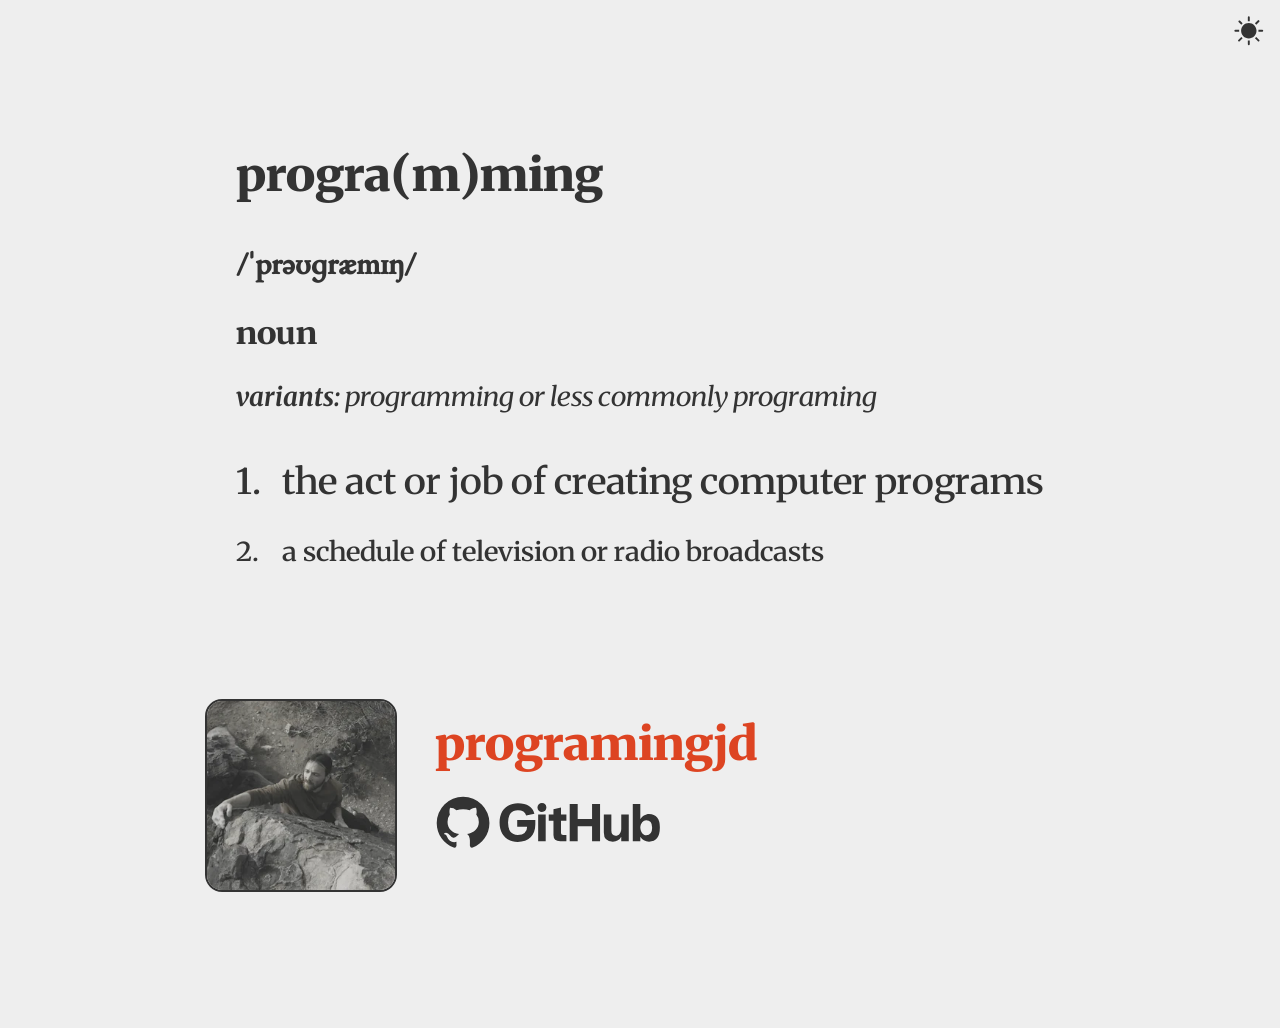
<file: index.html>
<!DOCTYPE html>
<html lang="en">
<head>
<meta charset="UTF-8">
<title>programingjd</title>
<meta name="theme-color" content="#d42">
<meta name="description" content="programingjd profile"/>
<meta name="viewport" content="width=device-width, initial-scale=1.0">
<meta name="google" content="notranslate">
<link rel="icon" href="/favicon.ico" sizes="16x16">
<link rel="icon" href="/favicon.png" sizes="32x32" type="image/png">
<link rel="apple-touch-icon" href="/apple.png">
<link rel="manifest" href="/manifest.json">
<link rel="canonical" href="https://about.programingjd.me">
<style>
html{
  --foreground-color:light-dark(#333,#ccc);
  --background-color:light-dark(#eee,#222);
  --link-color:#3ce;--accent-color:#d42;
  --font-weight-adjustment:0;
  color-scheme:dark light only;
  accent-color:var(--accent-color);
  width:100%;height:100%;
  font:calc(400 + var(--font-weight-adjustment)) clamp(12pt, 2vmin + 1vmax, 24pt) sans-serif;
  background:var(--background-color);
  color:var(--foreground-color);
}
:where(*){margin:0;padding:0;box-sizing:border-box}
a{color:inherit}
a:hover{color:var(--link-color)}
body{
  min-height:100%;padding:4rem 2rem;
  display:grid;grid-template-rows:1fr 12ch;gap:6ch;place-content:center;
  main{
    display:grid;place-content:center;
    section{
      font-weight:calc(200 + var(--font-weight-adjustment));
      counter-reset:dd;
      &>span{font-weight:700;font-stretch:100%}
    }
    div[role="term"],section{padding:.5em 1rem}
    div[role="term"]{font:900 1.5em '__merriweather__';font-stretch:112%}
    .phonetic{font:calc(500 + var(--font-weight-adjustment)) 1em '__ebgaramond__',serif}
    .classification{font:calc(700  + var(--font-weight-adjustment)) 1em '__merriweather__';font-stretch:112%}
    .variants{font:calc(300 + var(--font-weight-adjustment)) .85em '__merriweather-ital__';font-stretch:112%}
    div[role="definition"]{
      position:relative;counter-increment:dd;padding:.5em 0 .5em 1.5rem;
      font:500 .85em '__merriweather__';font-stretch:112%;
      &:before{content:counter(dd) ".";position:absolute;left:0}
      &:first-child{font-size:1.15em}
    }
  }
  footer{
    display:grid;gap:1ch;
    grid-template:
      "a b" 5ch
      "a c" 5ch / 12ch 1fr;
    picture,img{
      grid-area:a;
      width:auto;height:100%;aspect-ratio:1;
    }
    img{
      box-sizing:content-box;
      border:2px solid var(--foreground-color);border-radius:1ch;
    }
    h1{
      font:900 1.5em '__merriweather__';font-stretch:112%;
      grid-area:b;
      padding:.5rem .25rem;
      color:var(--accent-color);
    }
    svg{
      grid-area:c;
      height:4ch;width:auto;max-width:20vw;
      path{color:inherit;fill:currentColor}
    }
  }
  header{
    position:absolute;
    top:0;left:0;right:0;
    display:grid;
    justify-content:end;
    div{
      display:grid;
      place-items:center;
      &:hover{color:var(--link-color)}
      input.color-scheme{
        position:absolute;
        inset:0;
        appearance:none;margin:0;padding:0;
        cursor:pointer;
        &~svg{
          display:none;
          padding:.5em;
          width:2em;height:2em;
          path{fill:currentColor}
        }
      }
    }
  }
}
.custom-font{position:relative}
:where(.custom-font)::after{
  content:'';
  pointer-events:none;
  position:absolute;
  inset:0;
  background:var(--background-color);
  opacity:1;
}
@media(prefers-color-scheme:light){
  :root{
    color-scheme:light only;
    --font-weight-adjustment:100;
    &:has(header input:checked){
      color-scheme:dark only;
      --font-weight-adjustment:0;
    }
    header input.color-scheme{
      &~svg.light{display:block}
      &~svg.dark{display:none}
      &:checked{
        &~svg.light{display:none}
        &~svg.dark{display:block}
      }
    }
  }
}
@media(prefers-color-scheme:dark){
  :root{
    color-scheme:dark only;
    --font-weight-adjustment:0;
    &:has(header input:checked){
      color-scheme:light only;
      --font-weight-adjustment:100;
    }
    header input.color-scheme{
      &~svg.light{display:none}
      &~svg.dark{display:block}
      &:checked{
        &~svg.light{display:block}
        &~svg.dark{display:none}
      }
    }
  }
}
@media not (prefers-reduced-motion:reduce){
  .custom-font:after{transition:opacity 600ms ease-in}
}
</style>
<noscript><link rel="stylesheet" href="/style.css"></noscript>
</head>
<body class="custom-font">
<header>
  <div>
    <input class="color-scheme" type="checkbox" title="Toggle Light/Dark Mode">
    <svg class="light" xmlns="http://www.w3.org/2000/svg" viewBox="0 0 256 256"><path d="M136 16q-1-7-8-8-7 1-8 8v32h16zM54 43l23 23-11 11-23-23a8 8 0 0 1 11-11m-6 77H16q-7 1-8 8 1 7 8 8h32zm-5 82 23-23 11 11-23 23a8 8 0 1 1-11-11m77 6v32q1 7 8 8 7-1 8-8v-32zm82 5-23-23 11-11 23 23a8 8 0 1 1-11 11m6-77h32q7-1 8-8-1-7-8-8h-32zm5-82-23 23-11-11 23-23a8 8 0 1 1 11 11M192 128c0 35-29 64-64 64s-64-29-64-64 29-64 64-64 64 29 64 64"></path></svg>
    <svg class="dark" xmlns="http://www.w3.org/2000/svg" viewBox="0 0 256 256"><path d="M184 160q22 0 40-10l17-8-6 18A112 112 0 1 1 96 21l18-6-8 17Q96 51 96 72c0 49 39 88 88 88"></path></svg>
  </div>
</header>
<main>
  <div>
    <div role="term">progra(m)ming</div>
    <section class="phonetic">/ˈprəʊɡræmɪŋ/</section>
    <section class="classification">noun</section>
    <section class="variants"><span>variants: </span>programming or less commonly programing</section>
    <section class="definitions">
      <div role="definition">the act or job of creating computer programs</div>
      <div role="definition">a schedule of television or radio broadcasts</div>
    </section>
  </div>
</main>
<footer>
  <picture>
    <source srcset="/profile_muted_256.webp 256w, /profile_muted_128.webp 128w" sizes="(max-width:400px) 128px,(max-width:1080px) 256px,512px" type="image/webp">
    <source srcset="/profile_muted_256.jpg 256w, /profile_muted_128.jpg 128w" sizes="(max-width:400px) 128px,(max-width:1080px) 256px,512px" type="image/jpeg">
    <img src="data:," alt="muted profile picture">
  </picture>
  <div>
    <h1>programingjd</h1>
    <a href="https://github.com/programingjd" aria-label="github">
      <svg xmlns="http://www.w3.org/2000/svg" viewBox="0 0 1024 291">
        <path d="M132 195c-29-3-49-24-49-51q0-18 10-31c-3-7-2-22 1-29q15 0 27 10 13-3 28-4 16 1 28 4c6-6 18-11 27-10 3 6 4 22 1 29q11 13 11 31c0 27-21 47-50 51q11 8 12 27v23q2 11 12 8c40-15 71-55 71-104a112 112 0 1 0-224 0c0 49 31 89 72 104q11 2 12-8v-17l-10 2q-21 0-30-23-3-8-10-10-3 0-3-2 1-5 9-5t17 12q6 10 15 9 7 0 14-7zM468 226V113h32v113zm94 0q-30 0-29-28v-59h-20v-26h20V90l32-7v30h23v26h-23v52q0 9 9 9h14v26zm223 2q-38 0-38-39v-76h32v68q0 21 18 22c14 0 24-13 24-30v-60h32v113h-32v-19q-10 20-36 21m154 0q-25-1-37-21v19h-32V68h32v65c7-13 22-23 37-23q47 1 46 59 0 58-46 59m-12-27q26-1 25-32 1-31-25-32c-13 0-24 13-25 31v1c1 19 12 32 25 32M697 68v64h-61V68h-34v158h34v-63h61v63h34V68zM381 229c-47 0-77-32-77-82 0-51 31-82 78-82q59 1 70 44l-35 8q-6-23-35-23-41 0-42 53 0 52 41 53 40-1 41-41v-7l8 13h-51v-29h77v18c0 48-28 75-75 75m103-127q18-1 19-19-1-18-19-19c-10 0-19 8-19 19s9 19 19 19"/>
      </svg>
    </a>
  </div>
</footer>
<script type="application/ld+json">
{
  "@id": "https://about.programingjd.me",
  "@context": "https://schema.org",
  "@type": "ProfilePage",
  "dateModified": "2026-03-22T12:00:00-02:00",
  "mainEntity": {
    "@type": "Person",
    "name": "Jerome David",
    "alternateName": "programingjd",
    "image": "profile_512.webp",
    "sameAs": [
      "https://github.com/programingjd",
      "https://gitlab.com/programingjd",
      "https://x.com/programingjd",
      "https://discord.com/users/266479829828894721"
    ]
  }
}
</script>
<script type="module">
const style=document.createElement('style');
style.textContent=`
@font-face{
  font-family:"__merriweather__";
  src:url(
    "[data-uri]"
  ) format("woff2");
  font-weight:300 900;
  font-stretch: 87% 112%;
}
@font-face{
  font-family:"__merriweather-ital__";
  src:url(
  "[data-uri]"
  ) format("woff2");
  font-weight:300 900;
  font-stretch: 87% 112%;
}
@font-face{
  font-family:"__ebgaramond__";
  src:url(
  "[data-uri]"
  ) format("woff2");
  font-weight:500;
}
.custom-font::after{opacity:0}
`;
await new Promise(r=>setTimeout(r,0));
document.head.appendChild(style);
</script>
</body>
</html>
</file>
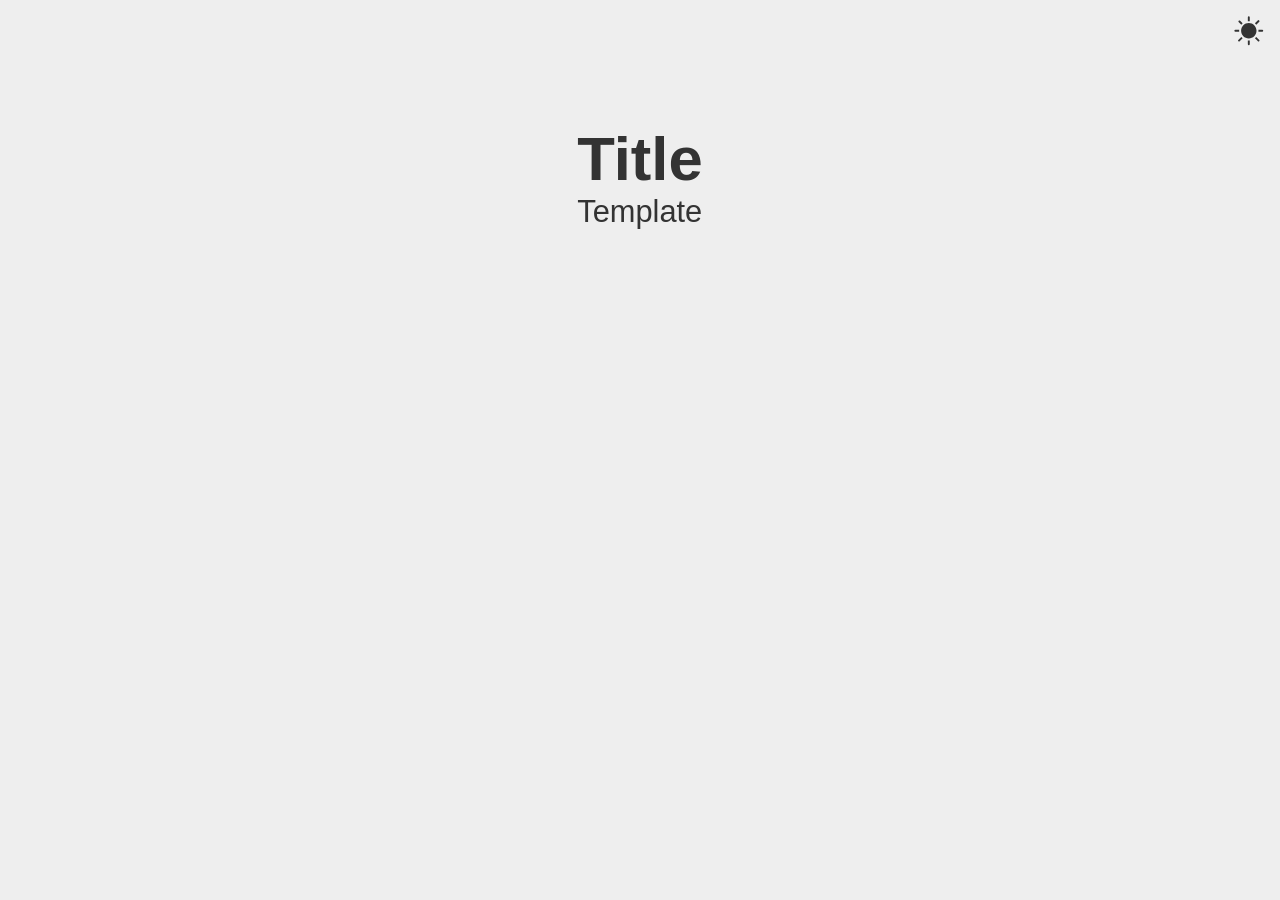
<file: template.html>
<!DOCTYPE html>
<html lang="en">
<head>
<meta charset="UTF-8">
<title>template</title>
<meta name="theme-color" content="#d42">
<meta name="description" content="template description"/>
<meta name="viewport" content="width=device-width, initial-scale=1.0">
<link rel="icon" href="favicon.ico" sizes="16x16">
<link rel="icon" href="favicon.png" sizes="32x32" type="image/png">
<link rel="apple-touch-icon" href="apple.png">
<link rel="manifest" href="/manifest.json">
<link rel="canonical" href="https://about.programingjd.me/template">
<style>
html{
  --foreground-color:light-dark(#333,#ccc);
  --background-color:light-dark(#eee,#222);
  --link-color:#3ce;--accent-color:#d42;
  --font-weight-adjustment:0;
  color-scheme:dark light only;
  accent-color:var(--accent-color);
  width:100%;height:100%;
  font:calc(400 + var(--font-weight-adjustment)) clamp(12pt, 2vmin + 1vmax, 24pt) sans-serif;
  background:var(--background-color);
  color:var(--foreground-color);
}
:is(*){margin:0;padding:0;box-sizing:border-box}
body{
  min-height:100%;padding:4rem 2rem;
  display:grid;grid-template-rows:1fr 12ch;gap:6ch;place-content:center;
}
a{color:inherit}
a:hover{color:var(--link-color)}
header{
  position:absolute;
  top:0;left:0;right:0;
  display:grid;
  justify-content:end;
  div{
    display:grid;
    place-items:center;
    &:hover{color:var(--link-color)}
    input.color-scheme{
      position:absolute;
      inset:0;
      appearance:none;margin:0;padding:0;
      cursor:pointer;
      &~svg{
        display:none;
        padding:.5em;
        width:2em;height:2em;
        path{fill:currentColor}
      }
    }
  }
}
@media(prefers-color-scheme:light){
  :root{
    color-scheme:light only;
    --font-weight-adjustment:100;
    &:has(header input:checked){
      color-scheme:dark only;
      --font-weight-adjustment:0;
    }
    header input.color-scheme{
      &~svg.light{display:block}
      &~svg.dark{display:none}
      &:checked{
        &~svg.light{display:none}
        &~svg.dark{display:block}
      }
    }
  }
}
@media(prefers-color-scheme:dark){
  :root{
    color-scheme:dark only;
    --font-weight-adjustment:0;
    &:has(header input:checked){
      color-scheme:light only;
      --font-weight-adjustment:100;
    }
    header input.color-scheme{
      &~svg.light{display:none}
      &~svg.dark{display:block}
      &:checked{
        &~svg.light{display:block}
        &~svg.dark{display:none}
      }
    }
  }
}
</style>
</head>
<body>
<header>
  <div>
    <input class="color-scheme" type="checkbox" title="Toggle Light/Dark Mode">
    <svg class="light" xmlns="http://www.w3.org/2000/svg" viewBox="0 0 256 256"><path d="M136 16q-1-7-8-8-7 1-8 8v32h16zM54 43l23 23-11 11-23-23a8 8 0 0 1 11-11m-6 77H16q-7 1-8 8 1 7 8 8h32zm-5 82 23-23 11 11-23 23a8 8 0 1 1-11-11m77 6v32q1 7 8 8 7-1 8-8v-32zm82 5-23-23 11-11 23 23a8 8 0 1 1-11 11m6-77h32q7-1 8-8-1-7-8-8h-32zm5-82-23 23-11-11 23-23a8 8 0 1 1 11 11M192 128c0 35-29 64-64 64s-64-29-64-64 29-64 64-64 64 29 64 64"></path></svg>
    <svg class="dark" xmlns="http://www.w3.org/2000/svg" viewBox="0 0 256 256"><path d="M184 160q22 0 40-10l17-8-6 18A112 112 0 1 1 96 21l18-6-8 17Q96 51 96 72c0 49 39 88 88 88"></path></svg>
  </div>
</header>
<main>
  <h1>Title</h1>
  <section>Template</section>
</main>
<script type="module">
const colorSchemeOverride=localStorage.getItem('color-scheme');
if(colorSchemeOverride&&!window.matchMedia(`(prefers-color-scheme: ${colorSchemeOverride})`).matches){
  document.querySelectorAll('.color-scheme').forEach(el=>el.checked=true);
}
document.querySelectorAll('.color-scheme').forEach(el=>{
  el.addEventListener('change',_=>{
    if(el.checked){
      localStorage.setItem('color-scheme',window.matchMedia('(prefers-color-scheme: light)').matches?'dark':'light');
    }else{
      localStorage.removeItem('color-scheme');
    }
  });
});
</script>
</body>
</html>
</file>
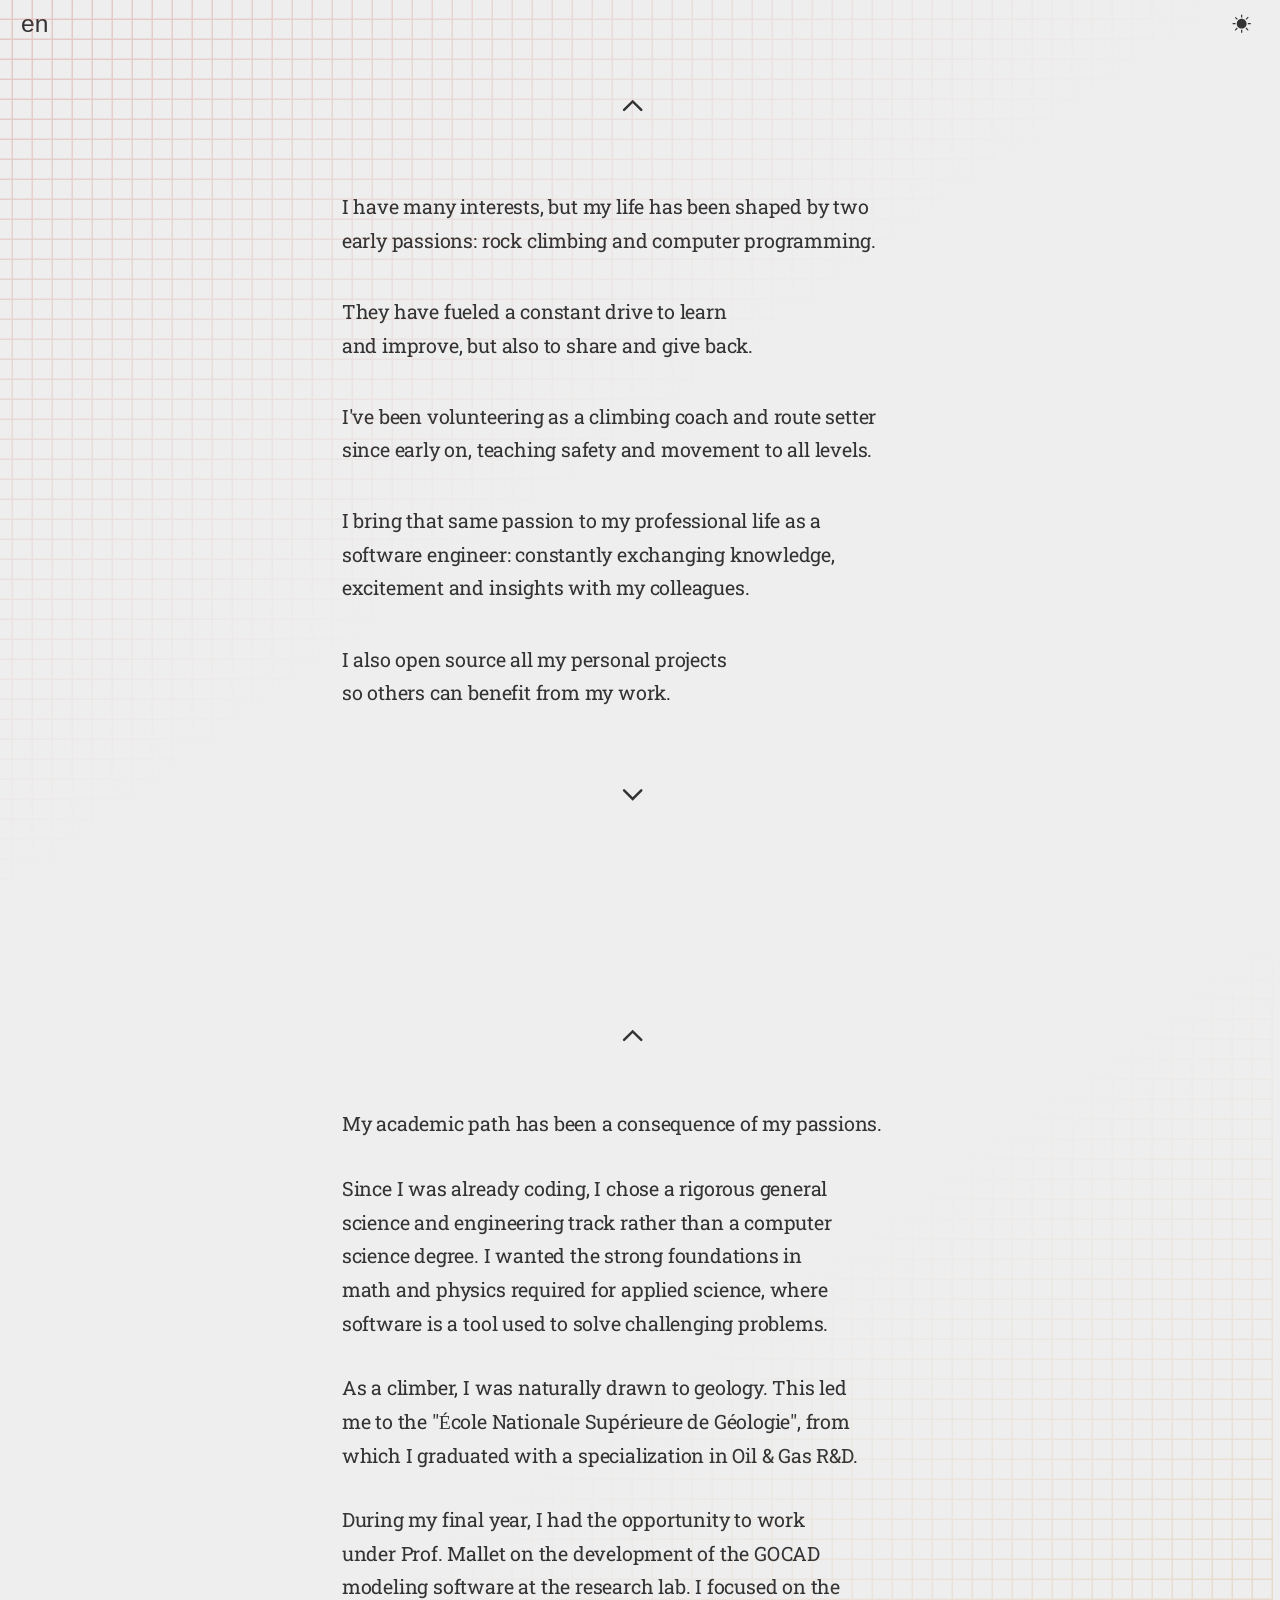
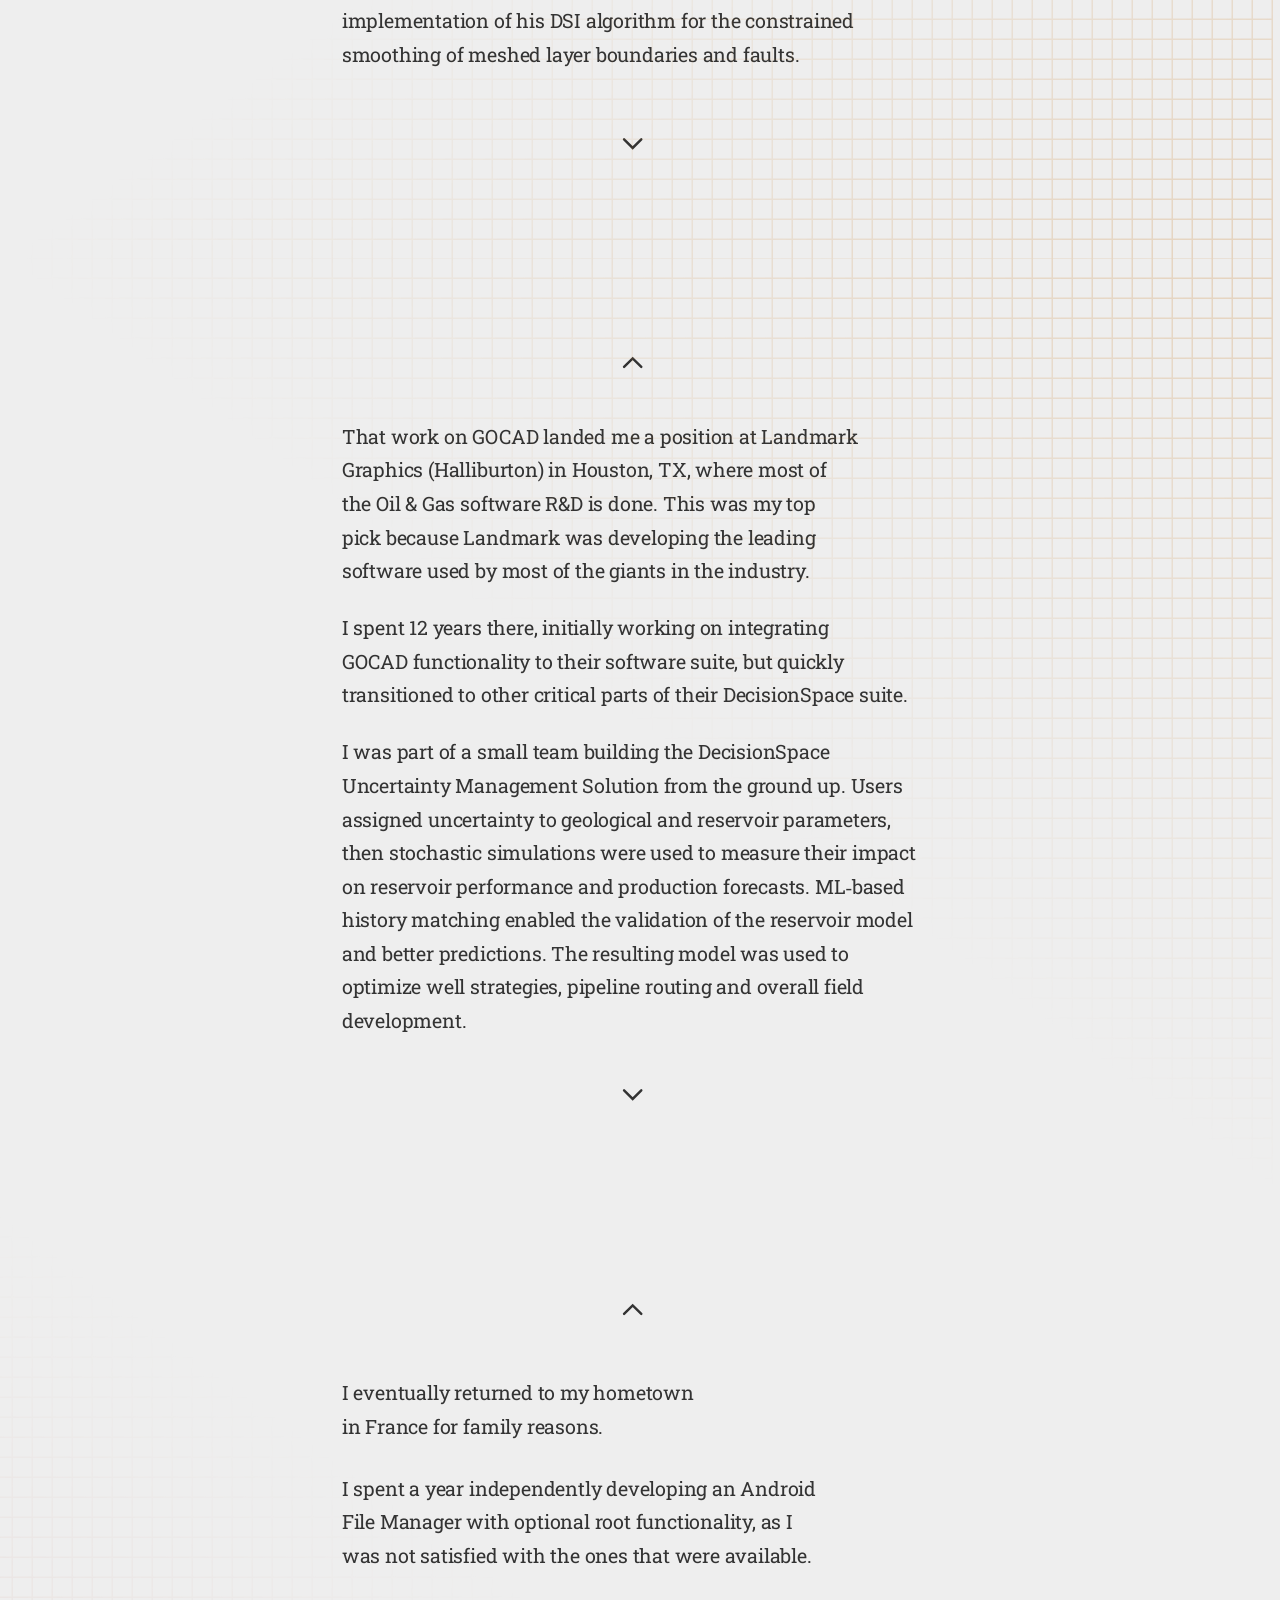
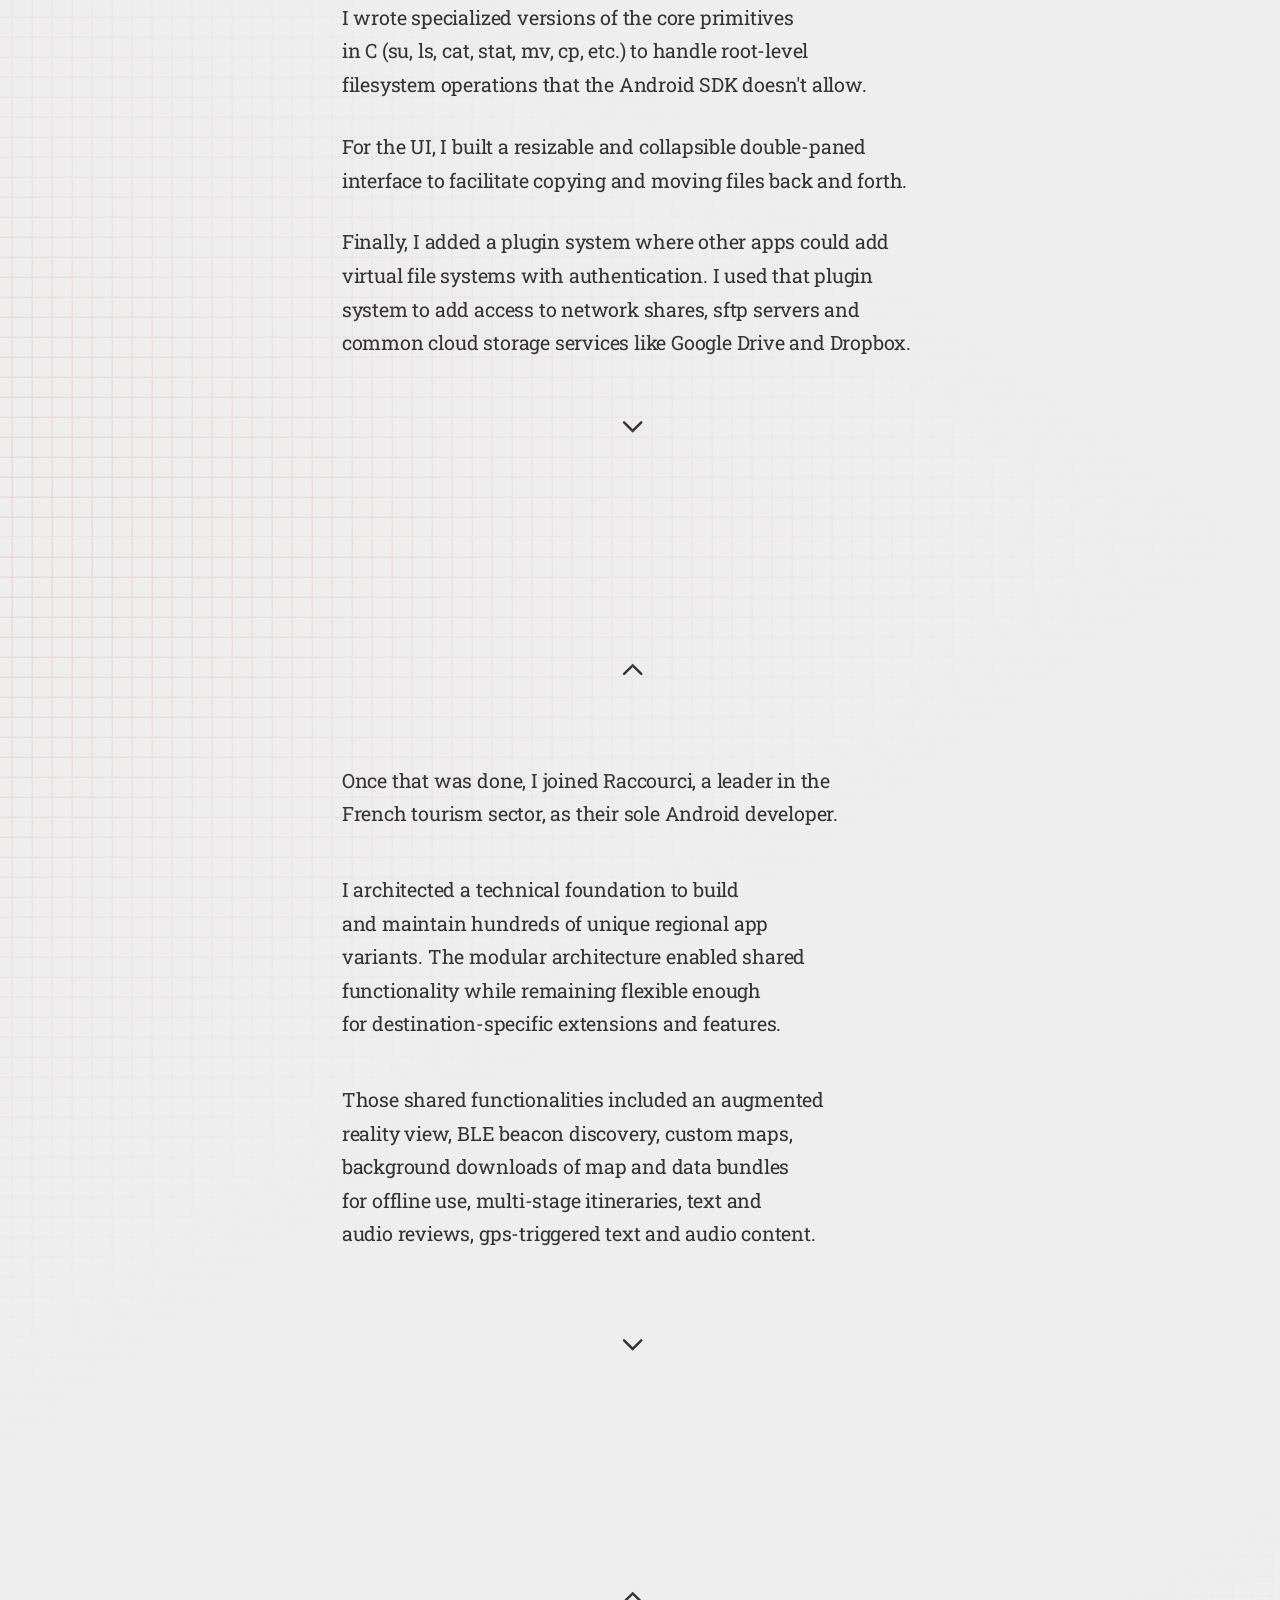
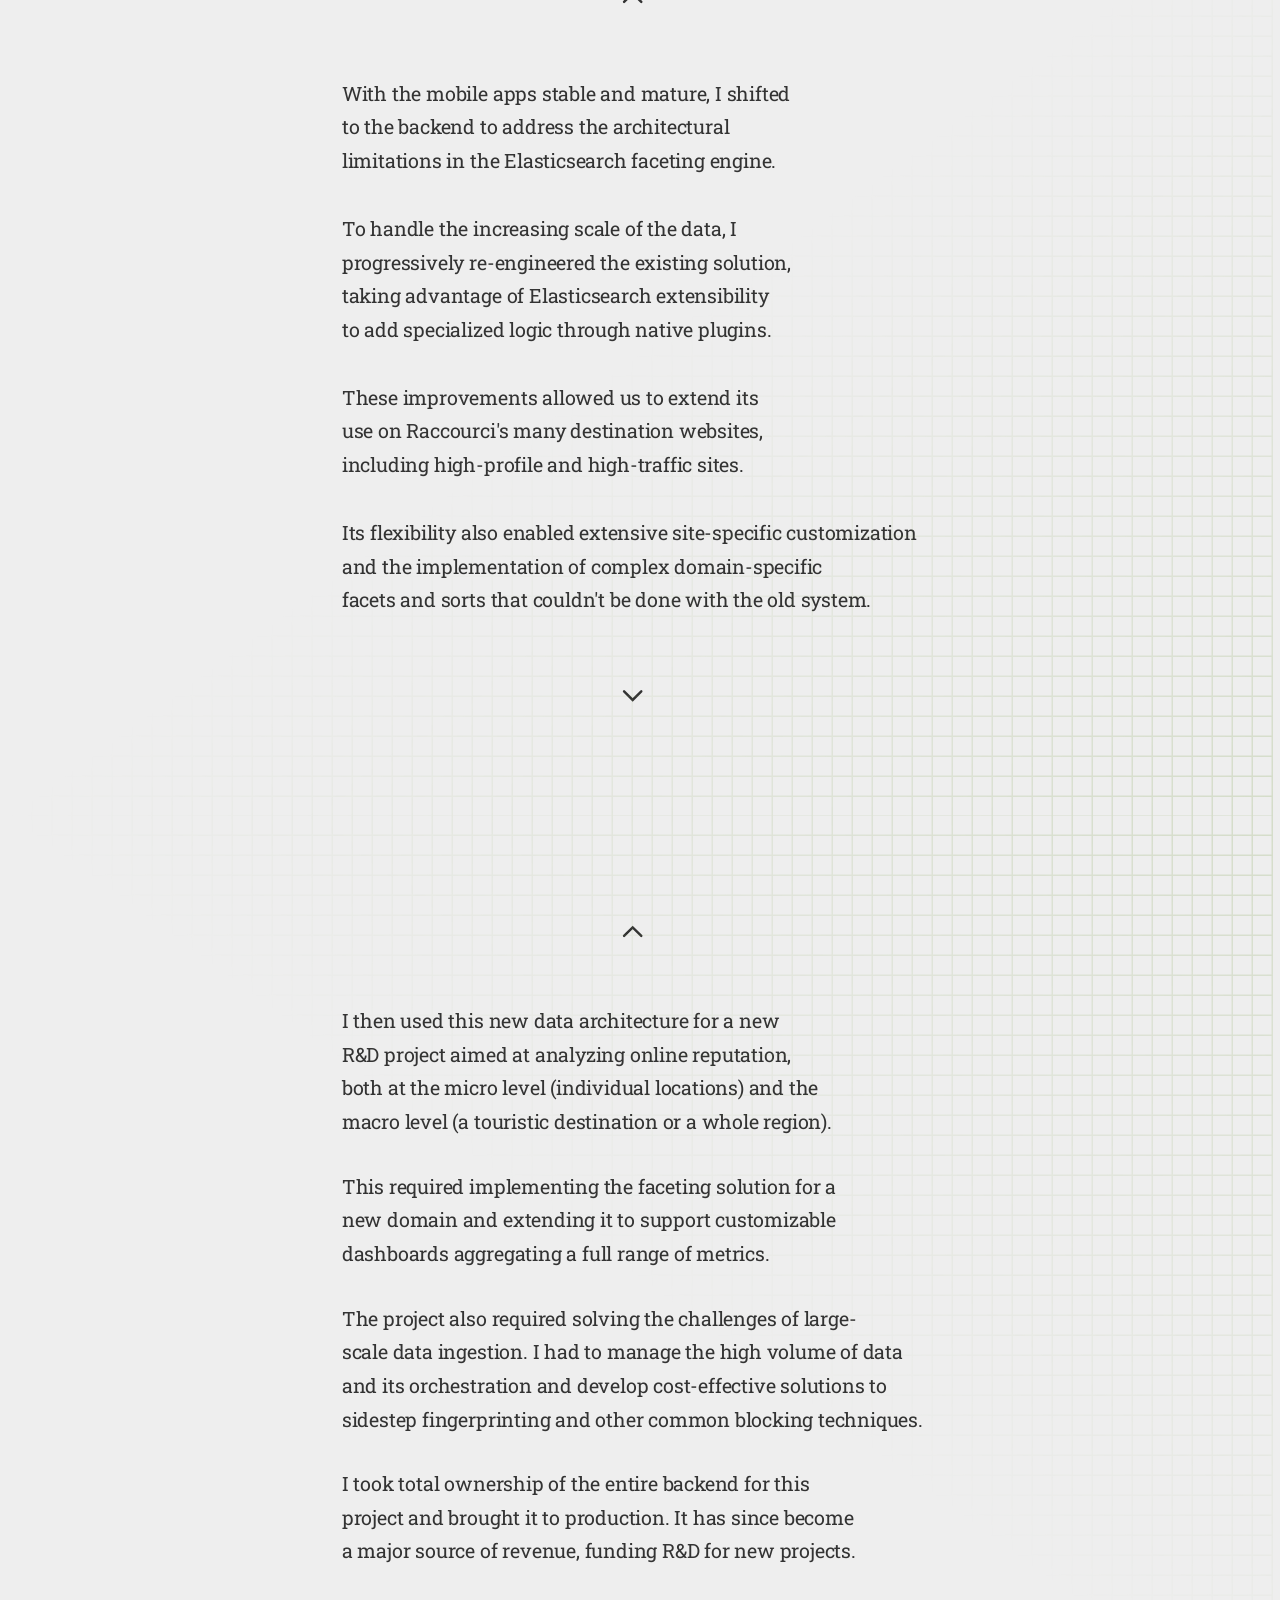
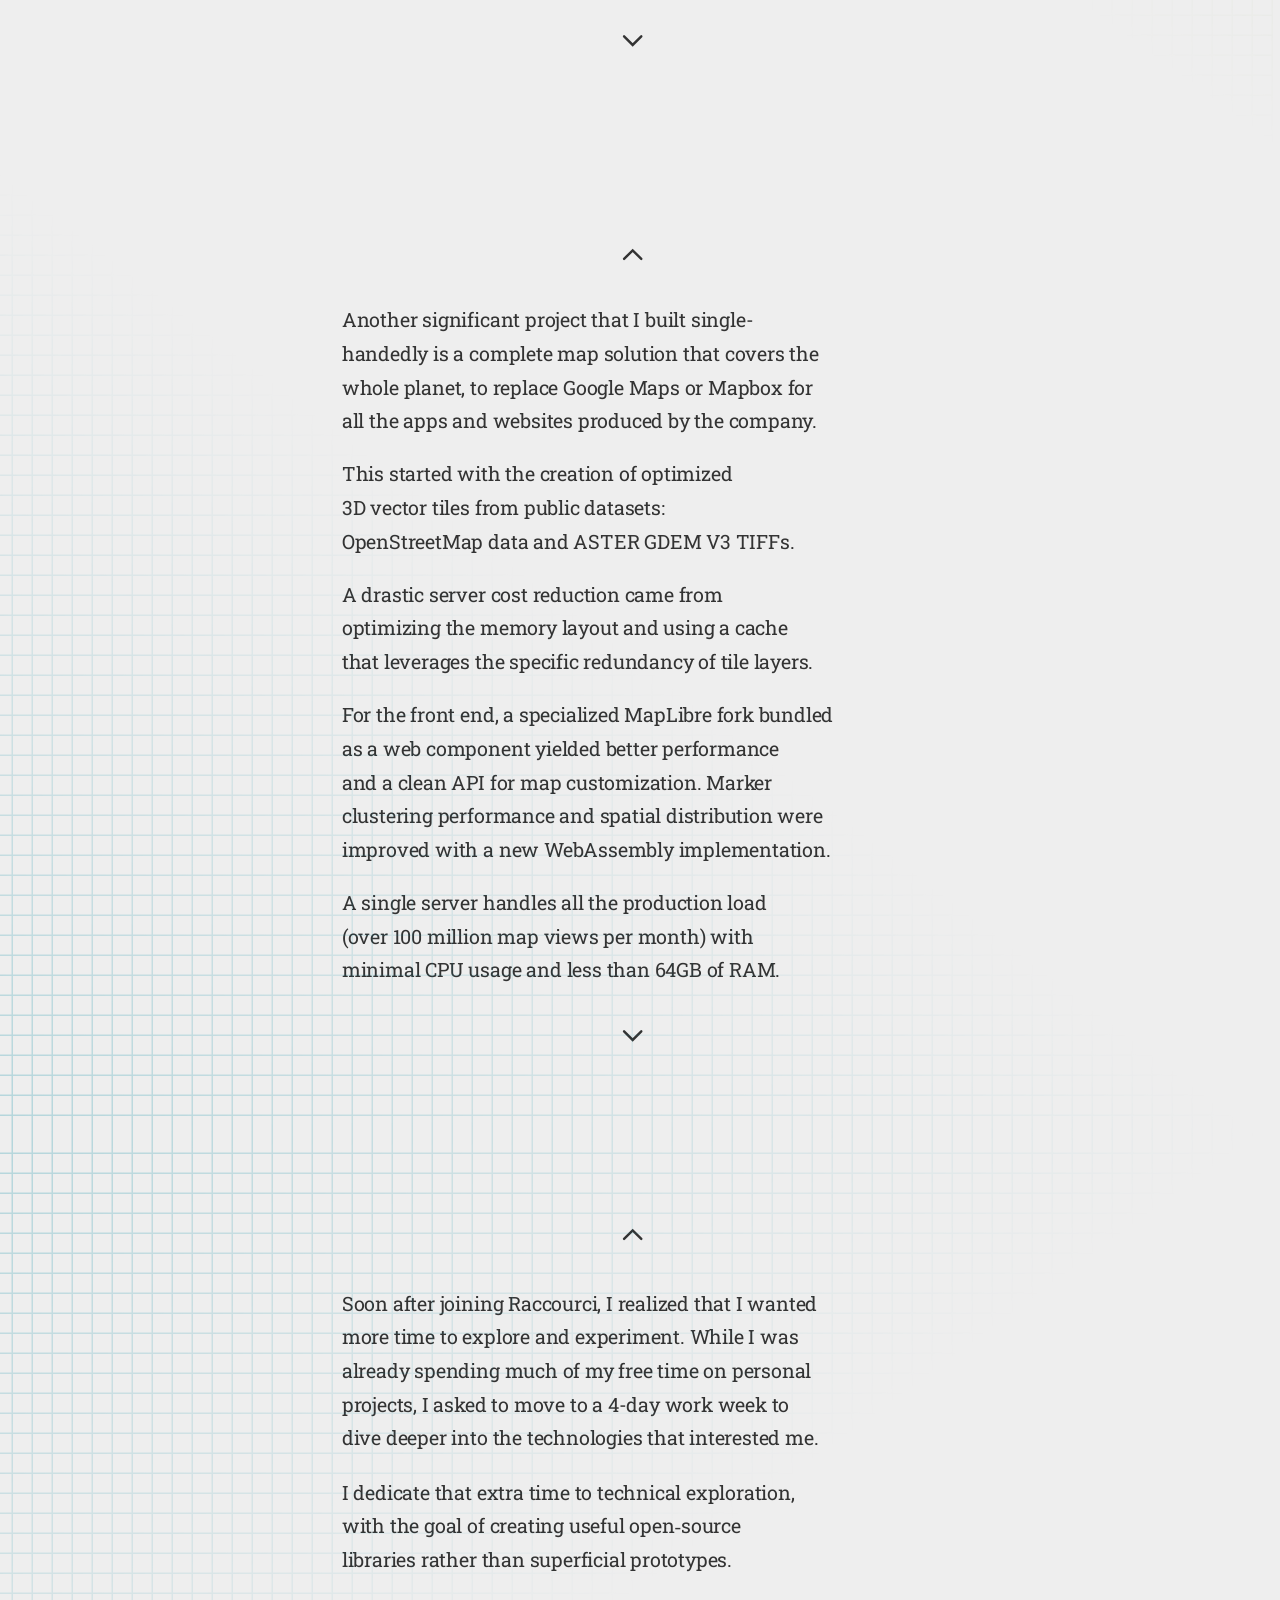
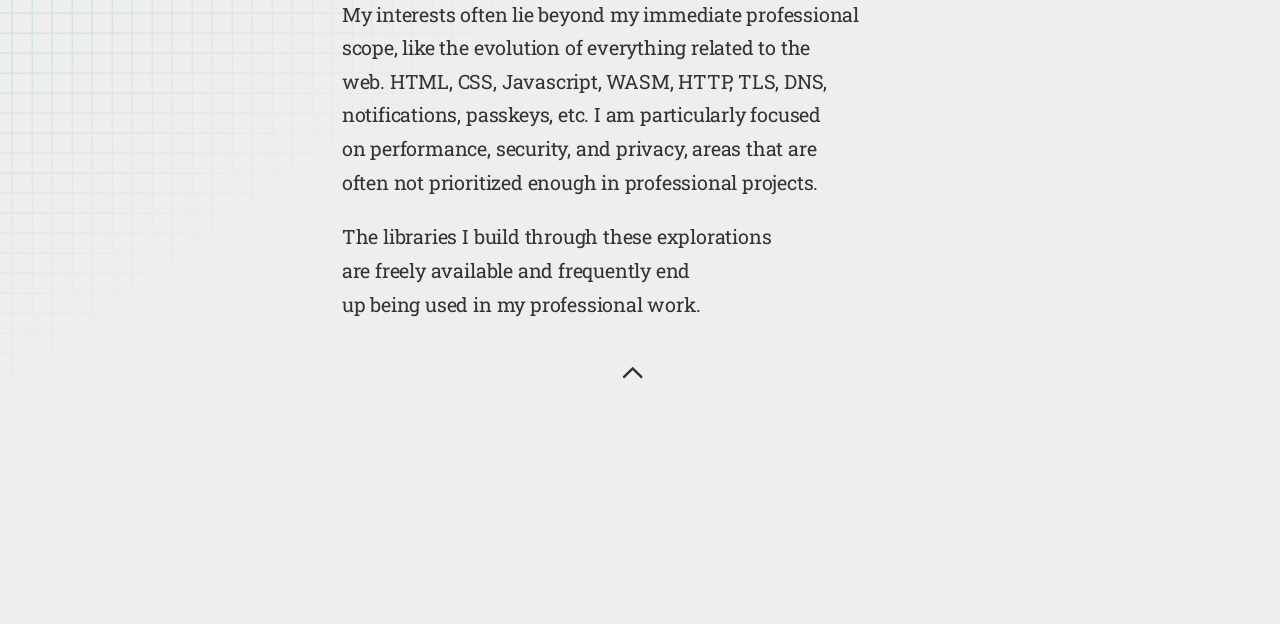
<file: en/resume.html>
<!DOCTYPE html>
<html lang="en">
<head>
<meta charset="UTF-8">
<title>Resumé</title>
<meta name="theme-color" content="#d42">
<meta name="description" content="Jerome's Resume"/>
<meta name="viewport" content="width=device-width, initial-scale=1.0">
<link rel="icon" href="/favicon.ico" sizes="16x16">
<link rel="icon" href="/favicon.png" sizes="32x32" type="image/png">
<link rel="apple-touch-icon" href="/apple.png">
<link rel="manifest" href="/manifest.json">
<link rel="canonical" href="https://about.programingjd.me/en/resume">
<link rel="alternate" href="https://about.programingjd.me/en/resume" hreflang="x-default">
<link rel="alternate" href="https://about.programingjd.me/en/resume" hreflang="en">
<link rel="alternate" href="https://about.programingjd.me/fr/cv" hreflang="fr">
<link rel="stylesheet" href="/roboto-slab.css">
<style>
html{
  --foreground-color:light-dark(#333,#d1cfc0);
  --background-color:light-dark(#eee,#222);
  --link-color:light-dark(#08f,#0f68b8);
  --accent-color:#d42;
  --font-weight-adjustment:0;
  --grid1:light-dark(#c04f3d,#5085a5);
  --grid2:light-dark(#ca822f,#ed4628);
  --grid3:light-dark(#d4a293,#f8e572);
  --grid4:light-dark(#8aa95d,#1c705a);
  --grid5:light-dark(#0a8ea5,#c97dff);
  --grid-stroke-width:2;
  color-scheme:dark light only;
  accent-color:var(--accent-color);
  width:100%;height:100%;
  font:calc(400 + var(--font-weight-adjustment)) clamp(10pt,.5rem + .8vmin + .35vmax, 24pt)/1.35 sans-serif;
  background:var(--background-color);
  color:var(--foreground-color);
  :where(*){outline-color:var(--accent-color)}
  scrollbar-gutter:stable;
  @media(prefers-reduced-motion: no-preference){
    scroll-behavior:smooth;
  }
}
:where(*){margin:0;padding:0;box-sizing:border-box}
.custom-font{position:relative}
:where(.custom-font)::after{
  content:'';
  pointer-events:none;
  position:absolute;
  inset:0;
  background:var(--background-color);
  opacity:1;
}
@media not (prefers-reduced-motion:reduce){
  .custom-font:after{transition:opacity 600ms ease-in}
}
body{
  min-height:100%;
  display:grid;grid-template-rows:1fr;gap:1em;place-content:center;
}
a{color:inherit}
a:hover{color:var(--link-color)}
header{
  position:absolute;
  top:0;left:0;right:0;
  padding:4px;
  display:grid;
  justify-content:space-between;
  align-items:center;
  grid-template-columns:repeat(2,min-content);
  gap:1em;
  a.language{
    display:grid;
    place-self:stretch;
    place-items:center;
    font-size:1.25em;
    min-width:2.5em;
    &:not(:hover){text-decoration:none}
  }
  div{
    position:relative;
    display:grid;
    place-items:center;
    &:hover{color:var(--link-color)}
    input.color-scheme{
      position:absolute;
      inset:0;
      appearance:none;margin:0;padding:0;
      cursor:pointer;
      &~svg{
        display:none;
        padding:.5em;
        width:2em;height:2em;
        path{fill:currentColor}
      }
    }
  }
}
main{
  display:grid;
  place-items:center;
  grid-auto-rows:auto;
  gap:2em;
  section{
    position:relative;
    display:flex;
    flex-direction:column;
    justify-content:center;
    min-height:100dvh;
    padding:2rem;
    max-width:60ch;
    font:calc(300 + var(--font-weight-adjustment,0)) 1em __roboto-slab__;font-stretch:100%;
    letter-spacing:-.01em;
    line-height:calc(1.25em + 1vh);
    text-wrap:balance;
    outline:none;
    p{
      display:grid;
      align-items:center;
      padding:.5em 0;
      flex:1 1 auto;
    }
    a:first-of-type,a:last-of-type{
      flex:3 3 auto;
      display:grid;
      place-items:center;
      padding:1em;
      svg{width:2em;height:2em;stroke-linecap:round}
      outline:none;
      &:focus-visible svg{color:var(--accent-color)}
      &:is(:hover,:focus-visible) svg{stroke-width:.067em;stroke-color:currentColor}
    }
    &>svg[preserveAspectRatio="none"]{
      position:absolute;
      width:100dvw;height:calc(100% + 2em);
      left:calc(50% - 50dvw);top:-1em;
      opacity:.25;
      pointer-events:none;
    }
  }
}
@media(prefers-color-scheme:light){
  :root{
    color-scheme:light only;
    --font-weight-adjustment:100;
    --grid-stroke-width:3;
    &:has(header input:checked){
      color-scheme:dark only;
      --font-weight-adjustment:0;
      --grid-stroke-width:2;
    }
    header input.color-scheme{
      &~svg.light{display:block}
      &~svg.dark{display:none}
      &:checked{
        &~svg.light{display:none}
        &~svg.dark{display:block}
      }
    }
  }
}
@media(prefers-color-scheme:dark){
  :root{
    color-scheme:dark only;
    --font-weight-adjustment:0;
    --grid-stroke-width:2;
    &:has(header input:checked){
      color-scheme:light only;
      --font-weight-adjustment:100;
      --grid-stroke-width:3;
    }
    header input.color-scheme{
      &~svg.light{display:none}
      &~svg.dark{display:block}
      &:checked{
        &~svg.light{display:block}
        &~svg.dark{display:none}
      }
    }
  }
}
</style>
</head>
<body class="custom-font">
<header>
  <a class="language" role="button" href="/fr/cv"
     aria-label="Switch from English to French\nPasser de l'anglais au français"
     title="Switch from English to French&#xa;Passer de l'anglais au français">en</a>
  <div>
    <input class="color-scheme" type="checkbox" aria-label="Toggle Light/Dark Mode" title="Toggle Light/Dark Mode">
    <svg aria-hidden="true" class="light" xmlns="http://www.w3.org/2000/svg" viewBox="0 0 256 256"><path d="M136 16q-1-7-8-8-7 1-8 8v32h16zM54 43l23 23-11 11-23-23a8 8 0 0 1 11-11m-6 77H16q-7 1-8 8 1 7 8 8h32zm-5 82 23-23 11 11-23 23a8 8 0 1 1-11-11m77 6v32q1 7 8 8 7-1 8-8v-32zm82 5-23-23 11-11 23 23a8 8 0 1 1-11 11m6-77h32q7-1 8-8-1-7-8-8h-32zm5-82-23 23-11-11 23-23a8 8 0 1 1 11 11M192 128c0 35-29 64-64 64s-64-29-64-64 29-64 64-64 64 29 64 64"></path></svg>
    <svg aria-hidden="true" class="dark" xmlns="http://www.w3.org/2000/svg" viewBox="0 0 256 256"><path d="M184 160q22 0 40-10l17-8-6 18A112 112 0 1 1 96 21l18-6-8 17Q96 51 96 72c0 49 39 88 88 88"></path></svg>
  </div>
</header>
<main>
<section id="intro" tabindex="-1" aria-label="Intro">
  <svg aria-hidden="true" xmlns="http://www.w3.org/2000/svg" preserveAspectRatio="none">
    <defs>
      <linearGradient id="fadeIntro" x1="0%" y1="0%" x2="100%" y2="100%">
        <stop offset="0%" stop-color="#fff" stop-opacity="1"/>
        <stop offset="50%" stop-color="#fff" stop-opacity="0"/>
      </linearGradient>
      <mask id="maskIntro">
        <rect width="100%" height="100%" fill="url(#fadeIntro)"/>
      </mask>
    </defs>
    <rect width="100%" height="100%" fill="url(#grid1)" mask="url(#maskIntro)"/>
  </svg>
  <a href="#" aria-label="Top">
    <svg aria-hidden="true" xmlns="http://www.w3.org/2000/svg" viewBox="0 0 16 16"><use href="#prev"/></svg>
  </a>
  <p>I have many interests, but my life has been shaped by two early passions:
  rock climbing and computer programming.</p>
  <p>They have fueled a constant drive to learn and improve, but
  also to share and give back.</p>
  <p>I've been volunteering as a climbing coach and route setter since early on,
  teaching safety and movement to all levels.</p>
  <p>I bring that same passion to my professional life as a software engineer:
  constantly exchanging knowledge, excitement and insights with my colleagues.</p>
  <p>I also open source all my personal projects so others can benefit from my work.</p>
  <a href="#studies" aria-label="Next section: Studies">
    <svg aria-hidden="true" xmlns="http://www.w3.org/2000/svg" viewBox="0 0 16 16"><use href="#next"/></svg>
  </a>
</section>
<section id="studies" tabindex="-1" aria-label="Studies">
  <svg aria-hidden="true" xmlns="http://www.w3.org/2000/svg" preserveAspectRatio="none">
    <defs>
      <linearGradient id="fadeStudies" x1="100%" y1="100%" x2="0%" y2="0%">
        <stop offset="0%" stop-color="#fff" stop-opacity="1"/>
        <stop offset="50%" stop-color="#fff" stop-opacity="0"/>
      </linearGradient>
      <mask id="maskStudies">
        <rect width="100%" height="100%" fill="url(#fadeStudies)"/>
      </mask>
    </defs>
    <rect width="100%" height="100%" fill="url(#grid2)" mask="url(#maskStudies)"/>
  </svg>
  <a aria-label="Previous section: Intro" href="#intro">
    <svg aria-hidden="true" xmlns="http://www.w3.org/2000/svg" viewBox="0 0 16 16"><use href="#prev"/></svg>
  </a>
  <p>My academic path has been a consequence of my passions.</p>
  <p>Since I was already coding, I chose a rigorous general science and
  engineering track rather than a computer science degree.
  I wanted the strong foundations in math and physics required for applied science,
  where software is a tool used to solve challenging problems.</p>
  <p>As a climber, I was naturally drawn to geology.
  This led me to the "École&nbsp;Nationale&nbsp;Supérieure&nbsp;de&nbsp;Géologie",
  from which I graduated with a specialization in Oil & Gas R&D.</p>
  <p>During my final year, I had the opportunity to work under Prof.&nbsp;Mallet
  on the development of the GOCAD modeling software at the research lab.
  I focused on the implementation of his DSI algorithm for the constrained smoothing
  of meshed layer boundaries and faults.</p>
  <a href="#houston" aria-label="Next section: Work in Houston">
    <svg aria-hidden="true" xmlns="http://www.w3.org/2000/svg" viewBox="0 0 16 16"><use href="#next"/></svg>
  </a>
</section>
<section id="houston" tabindex="-1" aria-label="Work in Houston">
  <svg aria-hidden="true" xmlns="http://www.w3.org/2000/svg" preserveAspectRatio="none">
    <defs>
      <linearGradient id="fadeHouston" x1="100%" y1="0%" x2="0%" y2="100%">
        <stop offset="0%" stop-color="#fff" stop-opacity="1"/>
        <stop offset="50%" stop-color="#fff" stop-opacity="0"/>
      </linearGradient>
      <mask id="maskHouston">
        <rect width="100%" height="100%" fill="url(#fadeHouston)"/>
      </mask>
    </defs>
    <rect width="100%" height="100%" fill="url(#grid2)" mask="url(#maskHouston)"/>
  </svg>
  <a href="#studies" aria-label="Previous section: Studies">
    <svg aria-hidden="true" xmlns="http://www.w3.org/2000/svg" viewBox="0 0 16 16"><use href="#prev"/></svg>
  </a>
  <p>That work on GOCAD landed me a position at Landmark Graphics (Halliburton)
  in Houston, TX, where most of the Oil & Gas software R&D is done.
  This was my top pick because Landmark was developing the leading software
  used by most of the giants in the industry.</p>
  <p>I spent 12 years there,
  initially working on integrating GOCAD functionality to their software suite,
  but quickly transitioned to other critical parts of their DecisionSpace suite.</p>
  <p>I was part of a small team building the DecisionSpace Uncertainty Management Solution
  from the ground up.
  Users assigned uncertainty to geological and reservoir parameters,
  then stochastic simulations were used to measure their impact on reservoir performance
  and production forecasts.
  ML‑based history matching enabled the validation of the reservoir model and better predictions.
  The resulting model was used to optimize well strategies, pipeline routing
  and overall field development.</p>
  <a href="#uncopt" aria-label="Next section: Self-Employment">
    <svg aria-hidden="true" xmlns="http://www.w3.org/2000/svg" viewBox="0 0 16 16"><use href="#next"/></svg>
  </a>
</section>
<section id="uncopt" tabindex="-1" aria-label="Self-Employment">
  <svg aria-hidden="true" xmlns="http://www.w3.org/2000/svg" preserveAspectRatio="none">
    <defs>
      <linearGradient id="fadeUncopt" x1="0%" y1="100%" x2="100%" y2="0%">
        <stop offset="0%" stop-color="#fff" stop-opacity="1"/>
        <stop offset="50%" stop-color="#fff" stop-opacity="0"/>
      </linearGradient>
      <mask id="maskUncopt">
        <rect width="100%" height="100%" fill="url(#fadeUncopt)"/>
      </mask>
    </defs>
    <rect width="100%" height="100%" fill="url(#grid3)" mask="url(#maskUncopt)"/>
  </svg>
  <a href="#houston" aria-label="Previous section: Work in Houston">
    <svg aria-hidden="true" xmlns="http://www.w3.org/2000/svg" viewBox="0 0 16 16"><use href="#prev"/></svg>
  </a>
  <p>I eventually returned to my hometown in France for family reasons.</p>
  <p>I spent a year independently developing an Android File Manager with optional root functionality,
  as I was not satisfied with the ones that were available.</p>
  <p>I wrote specialized versions of the core primitives in C (su, ls, cat, stat, mv, cp, etc.)
  to handle root-level filesystem operations that the Android SDK doesn't allow.</p>
  <p>For the UI, I built a resizable and collapsible double-paned interface to facilitate
  copying and moving files back and forth.</p>
  <p>Finally, I added a plugin system where other apps could add virtual file systems with authentication.
  I used that plugin system to add access to network shares, sftp servers
  and common cloud storage services like Google Drive and Dropbox.</p>
  <a href="#mobitour" aria-label="Next section: Mobitour App">
    <svg aria-hidden="true" xmlns="http://www.w3.org/2000/svg" viewBox="0 0 16 16"><use href="#next"/></svg>
  </a>
</section>
<section id="mobitour" tabindex="-1" aria-label="Mobitour App">
  <svg aria-hidden="true" xmlns="http://www.w3.org/2000/svg" preserveAspectRatio="none">
    <defs>
      <linearGradient id="fadeMobitour" x1="0%" y1="0%" x2="100%" y2="100%">
        <stop offset="0%" stop-color="#fff" stop-opacity="1"/>
        <stop offset="50%" stop-color="#fff" stop-opacity="0"/>
      </linearGradient>
      <mask id="maskMobitour">
        <rect width="100%" height="100%" fill="url(#fadeMobitour)"/>
      </mask>
    </defs>
    <rect width="100%" height="100%" fill="url(#grid3)" mask="url(#maskMobitour)"/>
  </svg>
  <a href="#uncopt" aria-label="Previous section: Self-Employment">
    <svg aria-hidden="true" xmlns="http://www.w3.org/2000/svg" viewBox="0 0 16 16"><use href="#prev"/></svg>
  </a>
  <p>Once that was done, I joined Raccourci, a leader in the French tourism sector,
  as their sole Android developer.</p>
  <p>I architected a technical foundation to build and maintain hundreds of unique regional app variants.
  The modular architecture enabled shared functionality while remaining flexible enough
  for destination-specific extensions and features.</p>
  <p>Those shared functionalities included an augmented reality view, BLE beacon discovery, custom maps,
  background downloads of map and data bundles for offline use, multi-stage itineraries,
  text and audio reviews, gps-triggered text and audio content.</p>
  <a href="#elastic" aria-label="Next section: Elasticsearch">
    <svg aria-hidden="true" xmlns="http://www.w3.org/2000/svg" viewBox="0 0 16 16"><use href="#next"/></svg>
  </a>
</section>
<section id="elastic" tabindex="-1" aria-label="Elasticsearch">
  <svg aria-hidden="true" xmlns="http://www.w3.org/2000/svg" preserveAspectRatio="none">
    <defs>
      <linearGradient id="fadeElastic" x1="100%" y1="100%" x2="0%" y2="0%">
        <stop offset="0%" stop-color="#fff" stop-opacity="1"/>
        <stop offset="50%" stop-color="#fff" stop-opacity="0"/>
      </linearGradient>
      <mask id="maskElastic">
        <rect width="100%" height="100%" fill="url(#fadeElastic)"/>
      </mask>
    </defs>
    <rect width="100%" height="100%" fill="url(#grid4)" mask="url(#maskElastic)"/>
  </svg>
  <a href="#mobitour" aria-label="Previous section: Mobitour App">
    <svg aria-hidden="true" xmlns="http://www.w3.org/2000/svg" viewBox="0 0 16 16"><use href="#prev"/></svg>
  </a>
  <p>With the mobile apps stable and mature, I shifted to the backend to address
  the architectural limitations in the Elasticsearch faceting engine.</p>
  <p>To handle the increasing scale of the data, I progressively re-engineered the existing solution,
  taking advantage of Elasticsearch extensibility to add specialized logic through native plugins.</p>
  <p>These improvements allowed us to extend its use on Raccourci's many destination websites,
  including high-profile and high-traffic sites.</p>
  <p>Its flexibility also enabled extensive site-specific customization and the implementation
  of complex domain-specific facets and sorts that couldn't be done with the old system.</p>
  <a href="#fairguest" aria-label="Next section: Fairguest">
    <svg aria-hidden="true" xmlns="http://www.w3.org/2000/svg" viewBox="0 0 16 16"><use href="#next"/></svg>
  </a>
</section>
<section id="fairguest" tabindex="-1" aria-label="Fairguest">
  <svg aria-hidden="true" xmlns="http://www.w3.org/2000/svg" preserveAspectRatio="none">
    <defs>
      <linearGradient id="fadeFairguest" x1="100%" y1="0%" x2="0%" y2="100%">
        <stop offset="0%" stop-color="#fff" stop-opacity="1"/>
        <stop offset="50%" stop-color="#fff" stop-opacity="0"/>
      </linearGradient>
      <mask id="maskFairguest">
        <rect width="100%" height="100%" fill="url(#fadeFairguest)"/>
      </mask>
    </defs>
    <rect width="100%" height="100%" fill="url(#grid4)" mask="url(#maskFairguest)"/>
  </svg>
  <a href="#elastic" aria-label="Previous section: Elasticsearch">
    <svg aria-hidden="true" xmlns="http://www.w3.org/2000/svg" viewBox="0 0 16 16"><use href="#prev"/></svg>
  </a>
  <p>I then used this new data architecture for a new R&D project aimed at analyzing online reputation,
  both at the micro level (individual locations) and the macro level
  (a touristic destination or a whole region).</p>
  <p>This required implementing the faceting solution for a new domain and extending it
  to support customizable dashboards aggregating a full range of metrics.</p>
  <p>The project also required solving the challenges of large-scale data ingestion.
  I had to manage the high volume of data and its orchestration and develop
  cost-effective solutions to sidestep fingerprinting and other common blocking techniques.</p>
  <p>I took total ownership of the entire backend for this project and brought it to production.
  It has since become a major source of revenue, funding R&D for new projects.</p>
  <a href="#tmaps" aria-label="Next section: TouristicMaps">
    <svg aria-hidden="true" xmlns="http://www.w3.org/2000/svg" viewBox="0 0 16 16"><use href="#next"/></svg>
  </a>
</section>
<section id="tmaps" tabindex="-1" aria-label="TouristicMaps">
  <svg aria-hidden="true" xmlns="http://www.w3.org/2000/svg" preserveAspectRatio="none">
    <defs>
      <linearGradient id="fadeTmaps" x1="0%" y1="100%" x2="100%" y2="0%">
        <stop offset="0%" stop-color="#fff" stop-opacity="1"/>
        <stop offset="50%" stop-color="#fff" stop-opacity="0"/>
      </linearGradient>
      <mask id="maskTmaps">
        <rect width="100%" height="100%" fill="url(#fadeTmaps)"/>
      </mask>
    </defs>
    <rect width="100%" height="100%" fill="url(#grid5)" mask="url(#maskTmaps)"/>
  </svg>
  <a href="#fairguest" aria-label="Previous section: Fairguest">
    <svg aria-hidden="true" xmlns="http://www.w3.org/2000/svg" viewBox="0 0 16 16"><use href="#prev"/></svg>
  </a>
  <p>Another significant project that I built single-handedly is a complete map solution that covers
  the whole planet, to replace Google Maps or Mapbox for all the apps and websites produced by the company.</p>
  <p>This started with the creation of optimized 3D vector tiles from public datasets:
  OpenStreetMap data and ASTER GDEM V3 TIFFs.</p>
  <p>A drastic server cost reduction came from optimizing the memory layout and using a cache
  that leverages the specific redundancy of tile layers.</p>
  <p>For the front end, a specialized MapLibre fork bundled as a web component yielded better performance
  and a clean API for map customization.
  Marker clustering performance and spatial distribution were improved with a new WebAssembly implementation.
  <p>A single server handles all the production load (over 100 million map views per month)
  with minimal CPU usage and less than 64GB of RAM.</p>
  <a href="#projects" aria-label="Next section: Personal Projects">
    <svg aria-hidden="true" xmlns="http://www.w3.org/2000/svg" viewBox="0 0 16 16"><use href="#next"/></svg>
  </a>
</section>
<section id="projects" tabindex="-1" aria-label="Personal Projects">
  <svg aria-hidden="true" xmlns="http://www.w3.org/2000/svg" preserveAspectRatio="none">
    <defs>
      <linearGradient id="fadeProjects" x1="0%" y1="0%" x2="100%" y2="100%">
        <stop offset="0%" stop-color="#fff" stop-opacity="1"/>
        <stop offset="50%" stop-color="#fff" stop-opacity="0"/>
      </linearGradient>
      <mask id="maskProjects">
        <rect width="100%" height="100%" fill="url(#fadeProjects)"/>
      </mask>
    </defs>
    <rect width="100%" height="100%" fill="url(#grid5)" mask="url(#maskProjects)"/>
  </svg>
  <a href="#tmaps" aria-label="Previous section: TouristicMaps">
    <svg aria-hidden="true" xmlns="http://www.w3.org/2000/svg" viewBox="0 0 16 16"><use href="#prev"/></svg>
  </a>
  <p>Soon after joining Raccourci, I realized that I wanted more time to explore and experiment.
  While I was already spending much of my free time on personal projects,
  I asked to move to a 4-day work week to dive deeper into the technologies that interested me.</p>
  <p>I dedicate that extra time to technical exploration,
  with the goal of creating useful open‑source libraries rather than superficial prototypes.</p>
  <p>My interests often lie beyond my immediate professional scope,
  like the evolution of everything related to the web.
  HTML, CSS, Javascript, WASM, HTTP, TLS, DNS, notifications, passkeys, etc.
  I am particularly focused on performance, security, and privacy,
  areas that are often not prioritized enough in professional projects.</p>
  <p>The libraries I build through these explorations are freely available
  and frequently end up being used in my professional work.</p>
  <a href="#" aria-label="Top">
    <svg aria-hidden="true" xmlns="http://www.w3.org/2000/svg" viewBox="0 0 16 16"><use href="#prev"/></svg>
  </a>
</section>
</main>
<svg id="symbols" xmlns="http://www.w3.org/2000/svg">
  <defs>
    <symbol id="next" viewBox="0 0 16 16">
      <path stroke="currentColor" fill="none" d="M11.5 6.25L8 9.75L4.5 6.25"/>
    </symbol>
    <symbol id="prev" viewBox="0 0 16 16">
      <use href="#next" transform="rotate(180 8 8)"/>
    </symbol>
    <pattern id="grid" width="20" height="20" patternUnits="userSpaceOnUse">
      <path d="M20 0V20M0 20H20" stroke="currentColor" stroke-width="var(--grid-stroke-width,2)"/>
    </pattern>
    <pattern id="grid1" width="20" height="20" patternUnits="userSpaceOnUse">
      <path d="M20 0V20M0 20H20" stroke="var(--grid1,currentColor)" stroke-width="var(--grid-stroke-width,2)"/>
    </pattern>
    <pattern id="grid2" width="20" height="20" patternUnits="userSpaceOnUse">
      <path d="M20 0V20M0 20H20" stroke="var(--grid2,currentColor)" stroke-width="var(--grid-stroke-width,2)"/>
    </pattern>
    <pattern id="grid3" width="20" height="20" patternUnits="userSpaceOnUse">
      <path d="M20 0V20M0 20H20" stroke="var(--grid3,currentColor)" stroke-width="var(--grid-stroke-width,2)"/>
    </pattern>
    <pattern id="grid4" width="20" height="20" patternUnits="userSpaceOnUse">
      <path d="M20 0V20M0 20H20" stroke="var(--grid4,currentColor)" stroke-width="var(--grid-stroke-width,2)"/>
    </pattern>
    <pattern id="grid5" width="20" height="20" patternUnits="userSpaceOnUse">
      <path d="M20 0V20M0 20H20" stroke="var(--grid5,currentColor)" stroke-width="var(--grid-stroke-width,2)"/>
    </pattern>
  </defs>
</svg>
<script type="module">
const colorSchemeOverride=localStorage.getItem('color-scheme');
if(colorSchemeOverride&&!window.matchMedia(`(prefers-color-scheme: ${colorSchemeOverride})`).matches){
  document.querySelectorAll('.color-scheme').forEach(el=>el.checked=true);
}
document.querySelectorAll('.color-scheme').forEach(el=>{
  el.addEventListener('change',_=>{
    if(el.checked){
      localStorage.setItem('color-scheme',window.matchMedia('(prefers-color-scheme: light)').matches?'dark':'light');
    }else{
      localStorage.removeItem('color-scheme');
    }
  });
});
const langs=['en','fr'];
const langOverride=localStorage.getItem('lang');
const defaultLang=navigator.languages.map(it=>it.replace(/^([^-]+).*$/,'$1')).find(it=>langs.includes(it))??'en';
if(langOverride&&langOverride!==defaultLang) localStorage.removeItem('lang');
document.querySelectorAll('.language').forEach(el=>{
  el.addEventListener('click',e=>{
    e.preventDefault();
    if(defaultLang==='en') localStorage.setItem('lang','fr');
    else localStorage.removeItem('lang');
    location.href='/resume';
  });
});
</script>
</body>
</html>
</file>
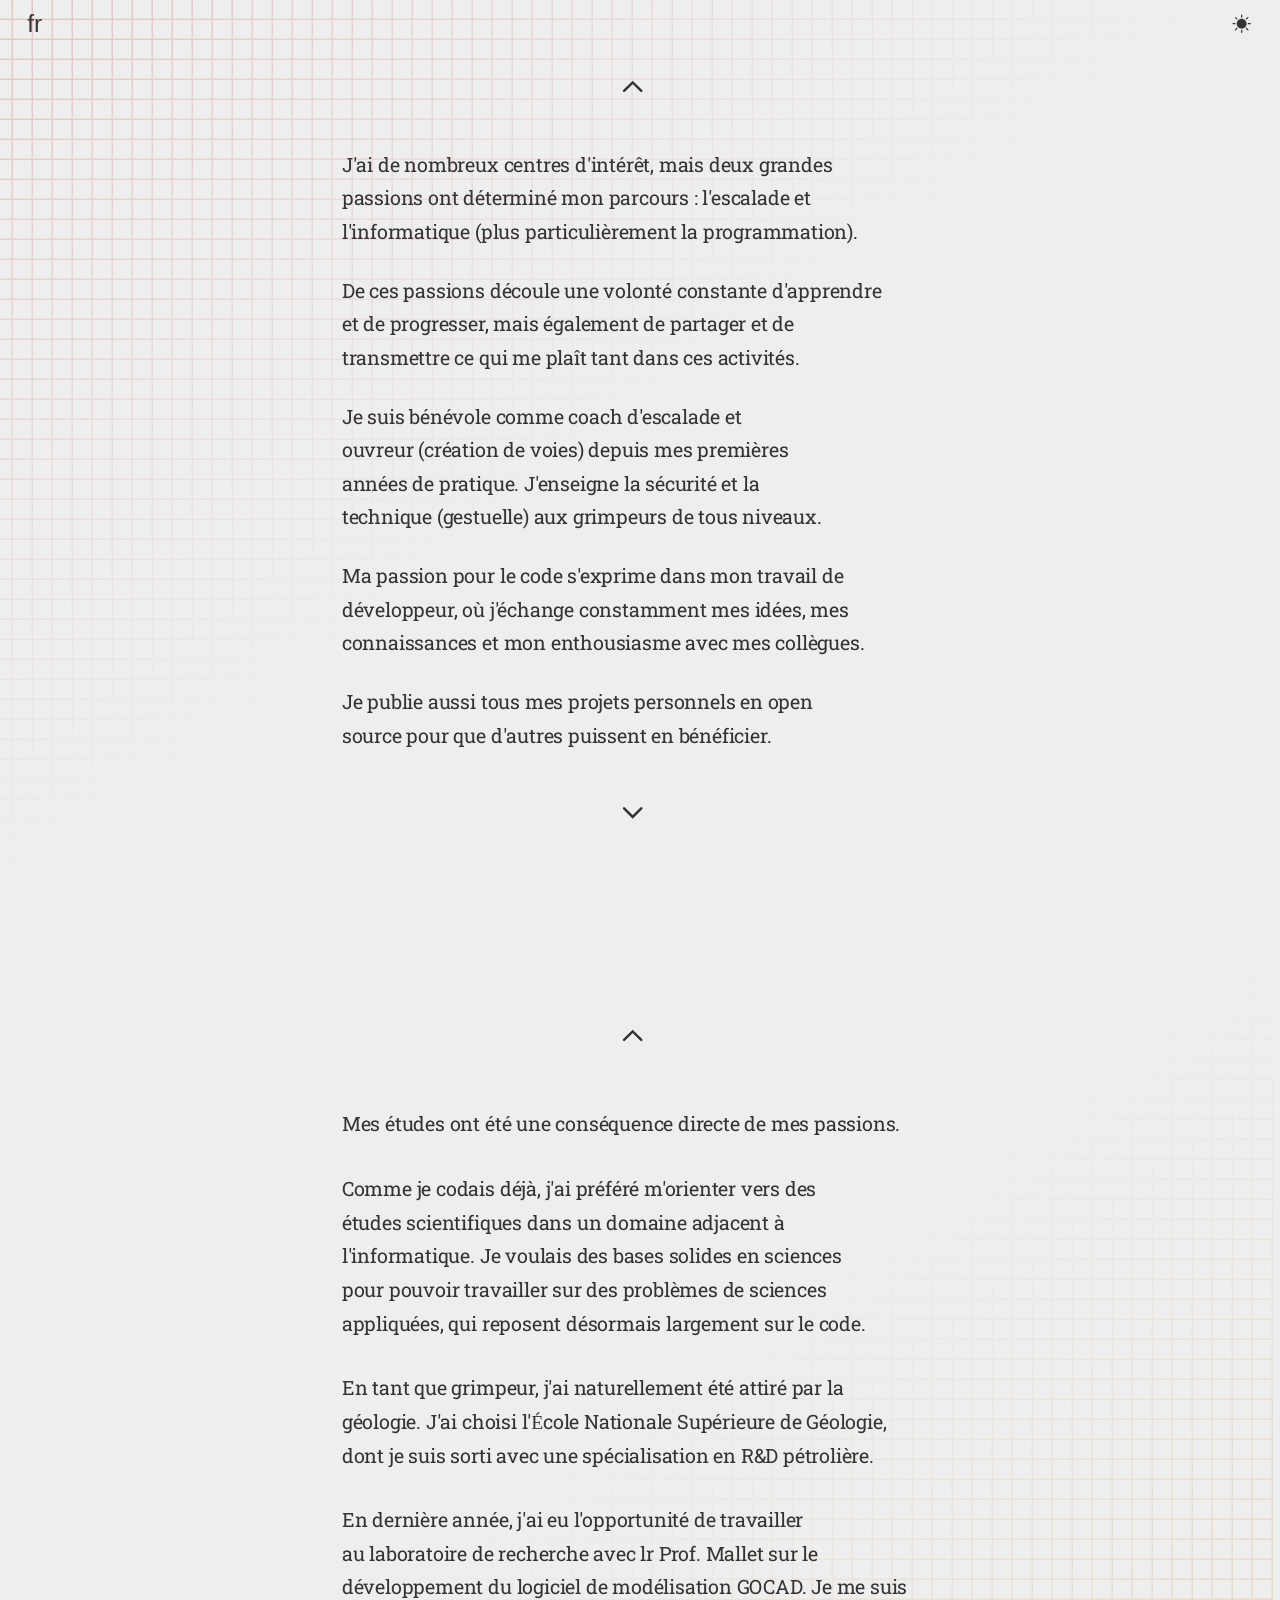
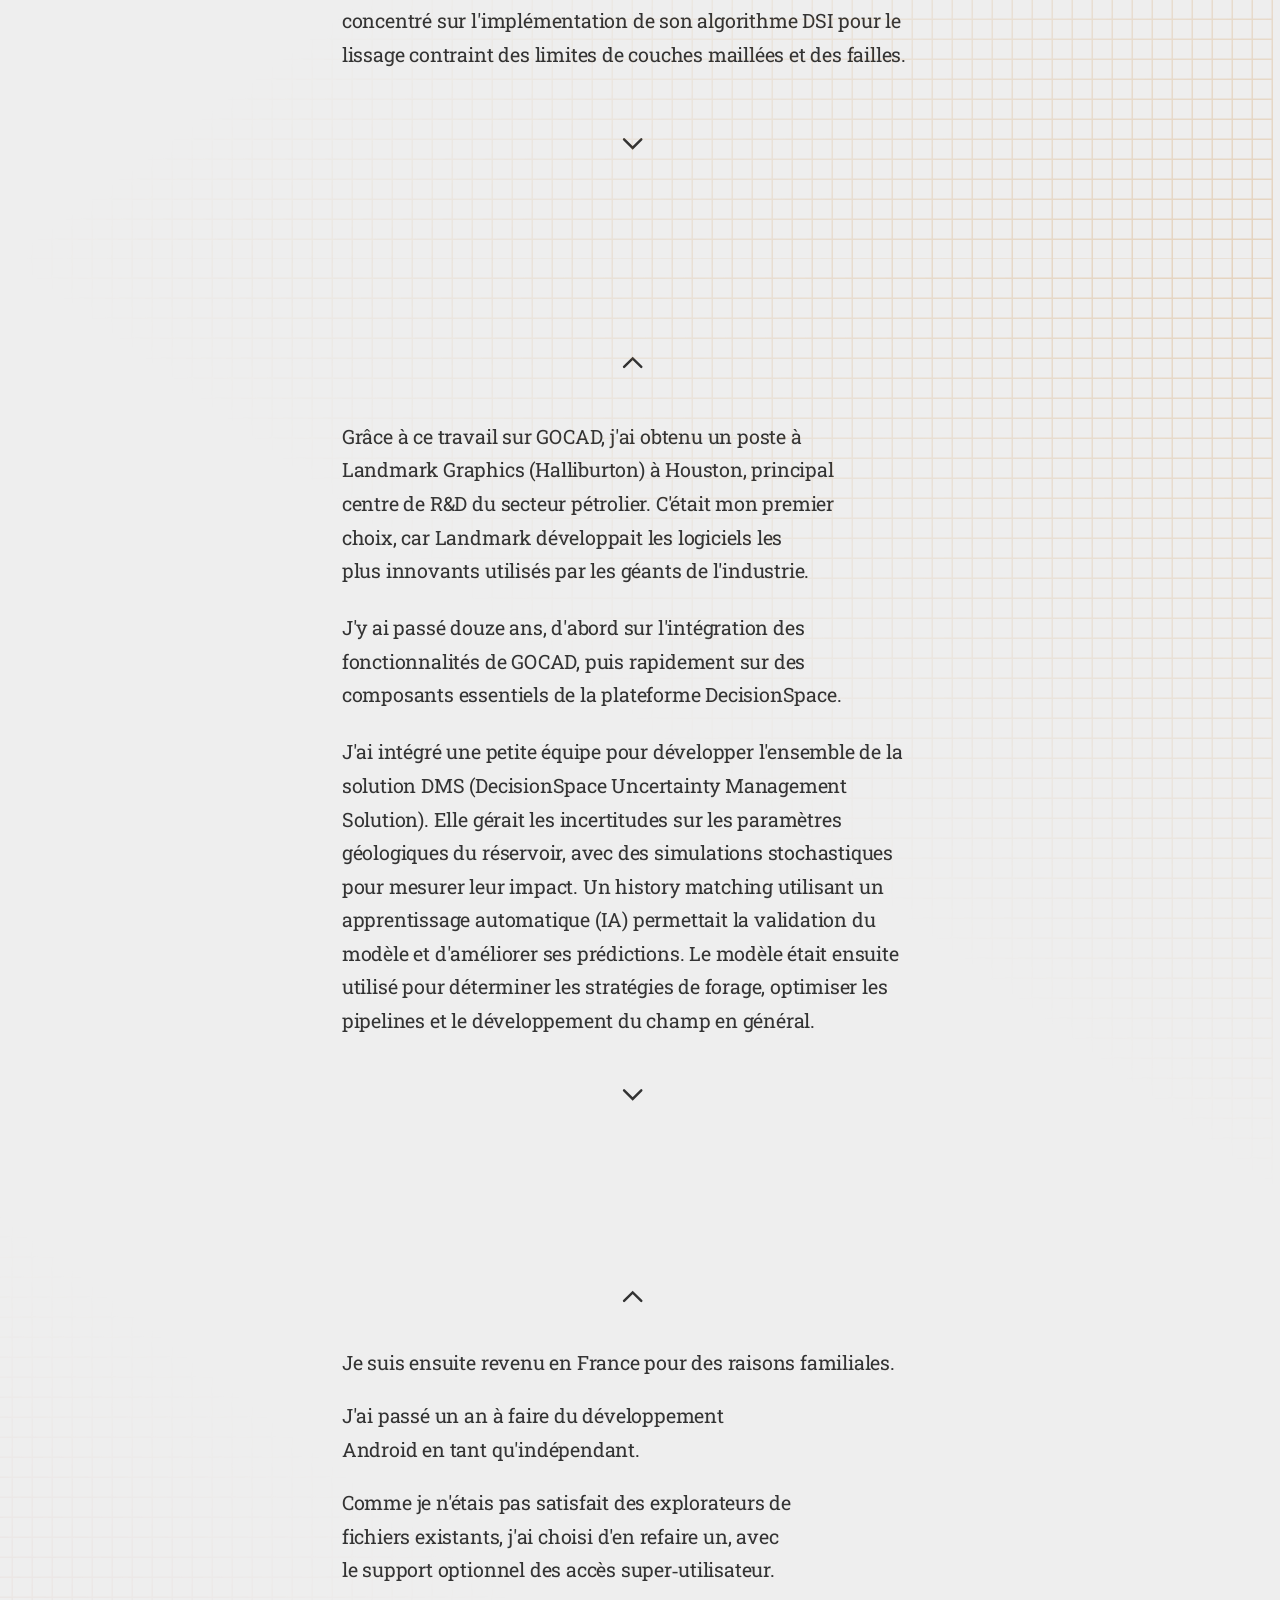
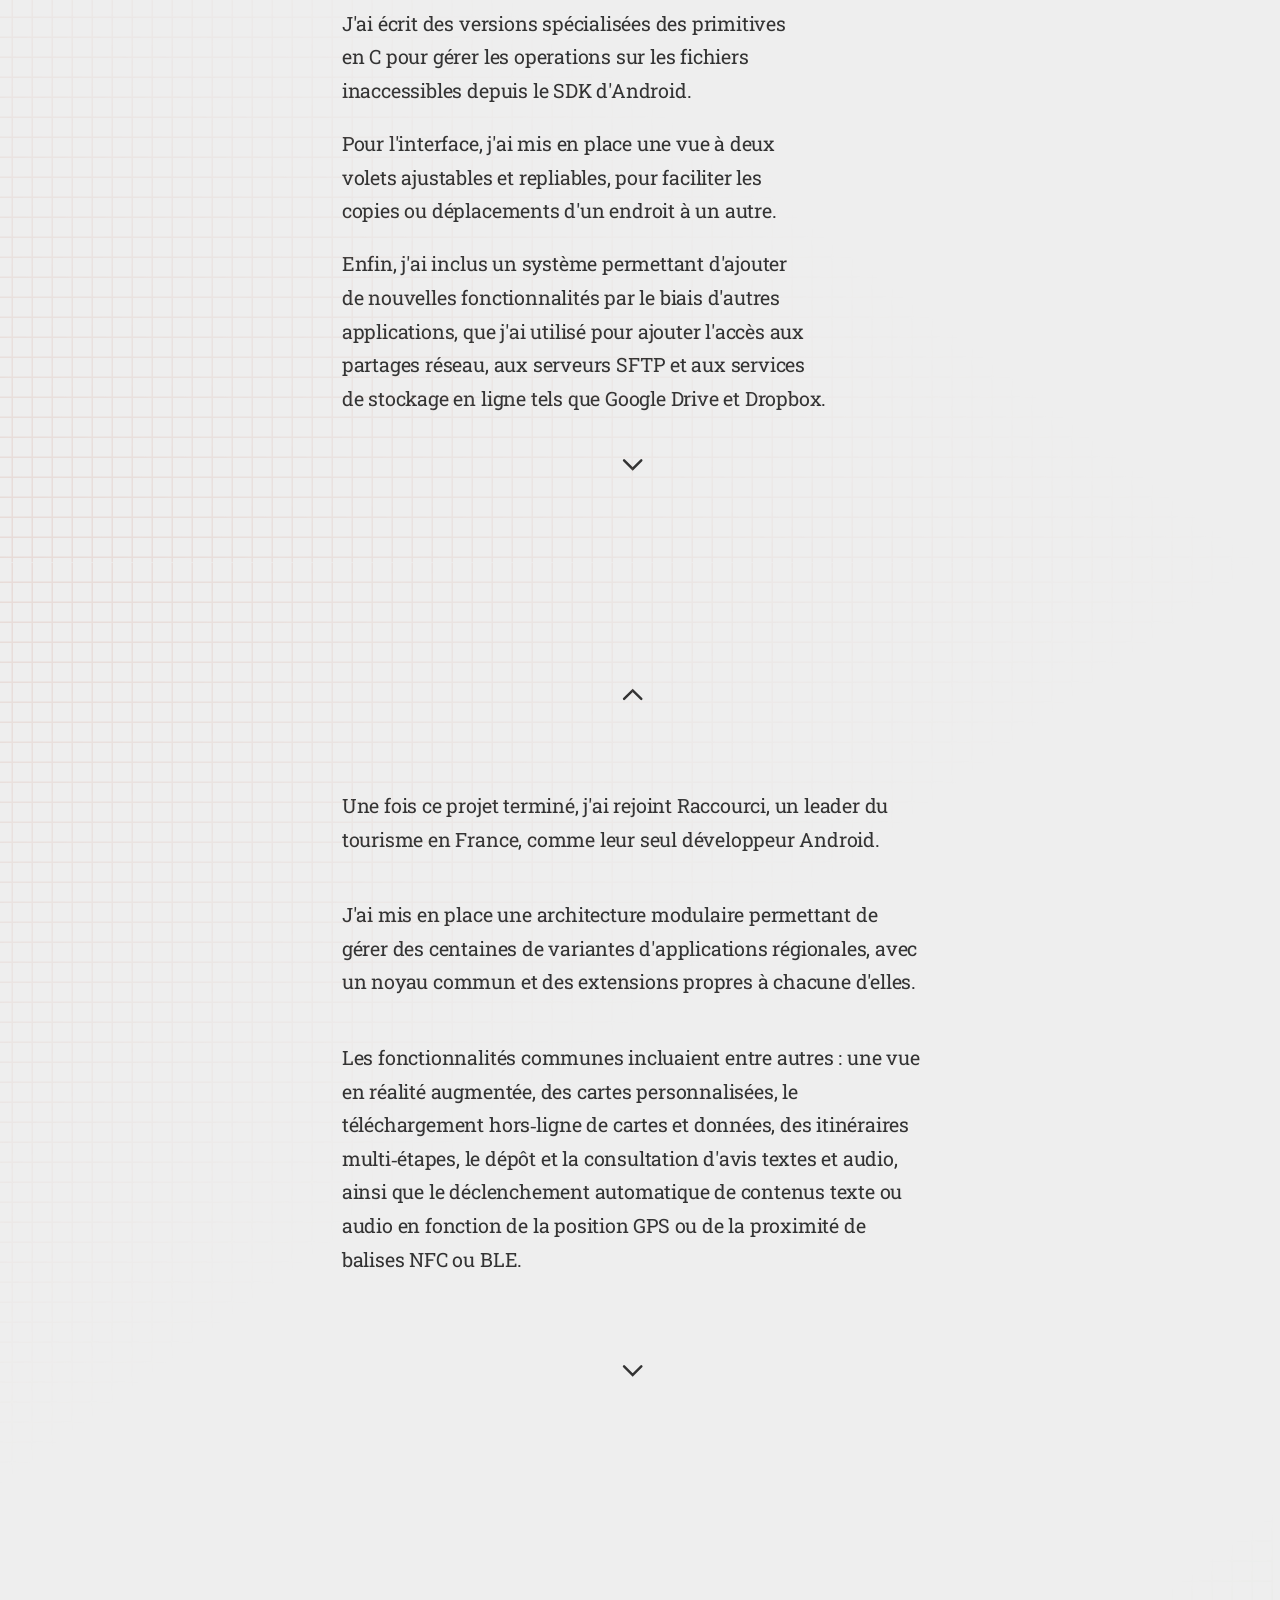
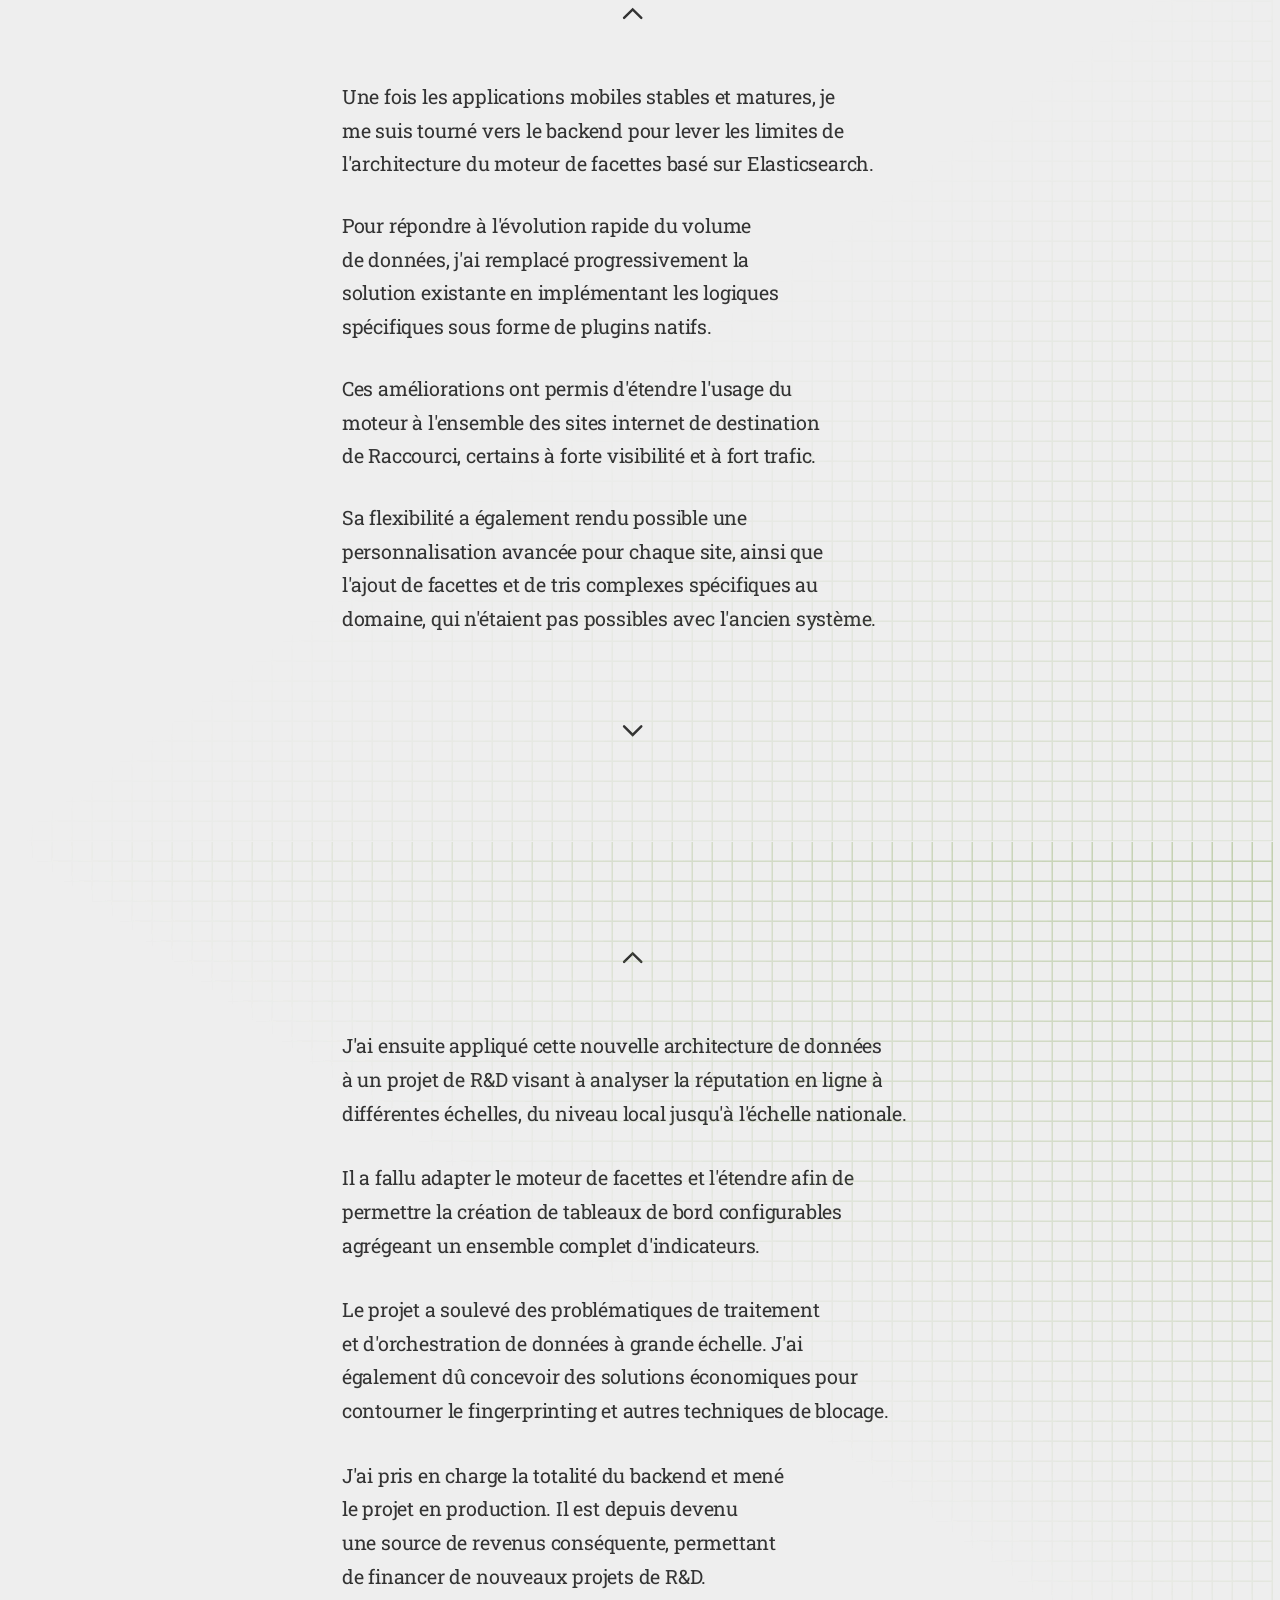
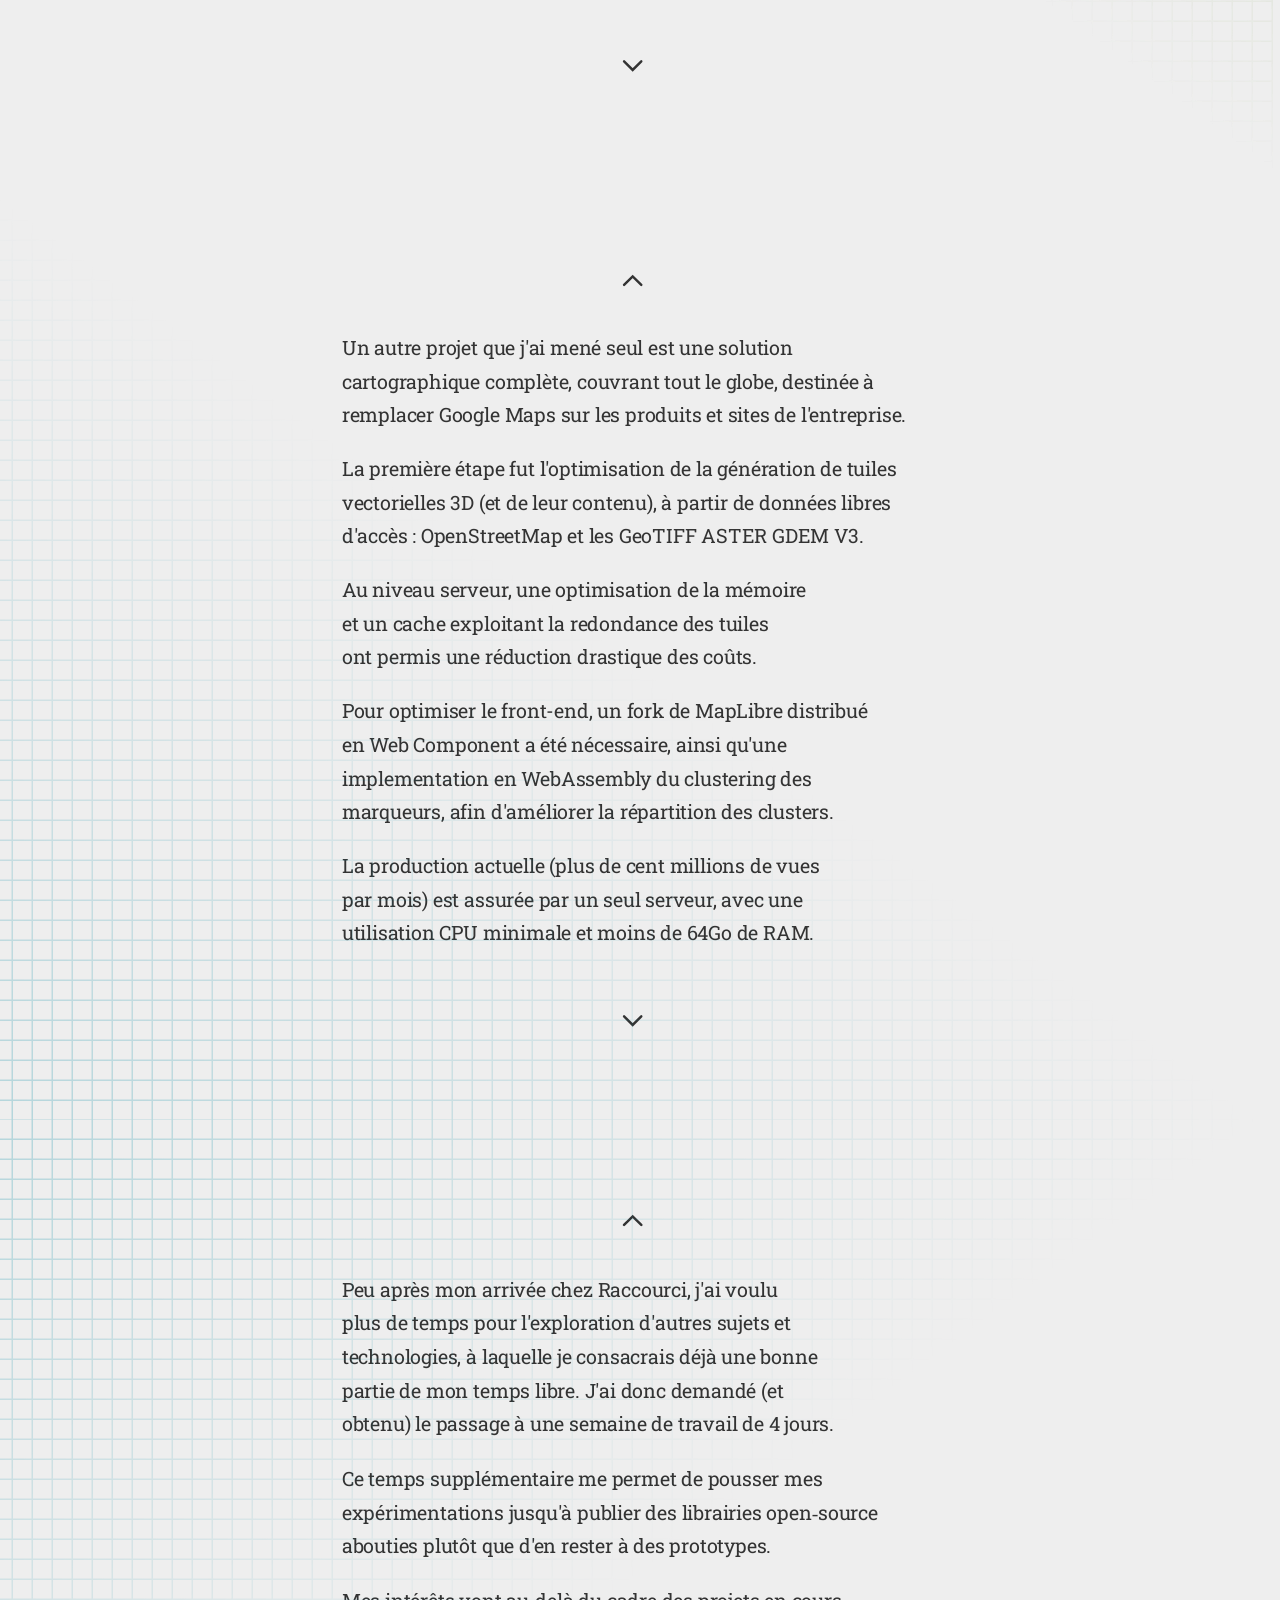
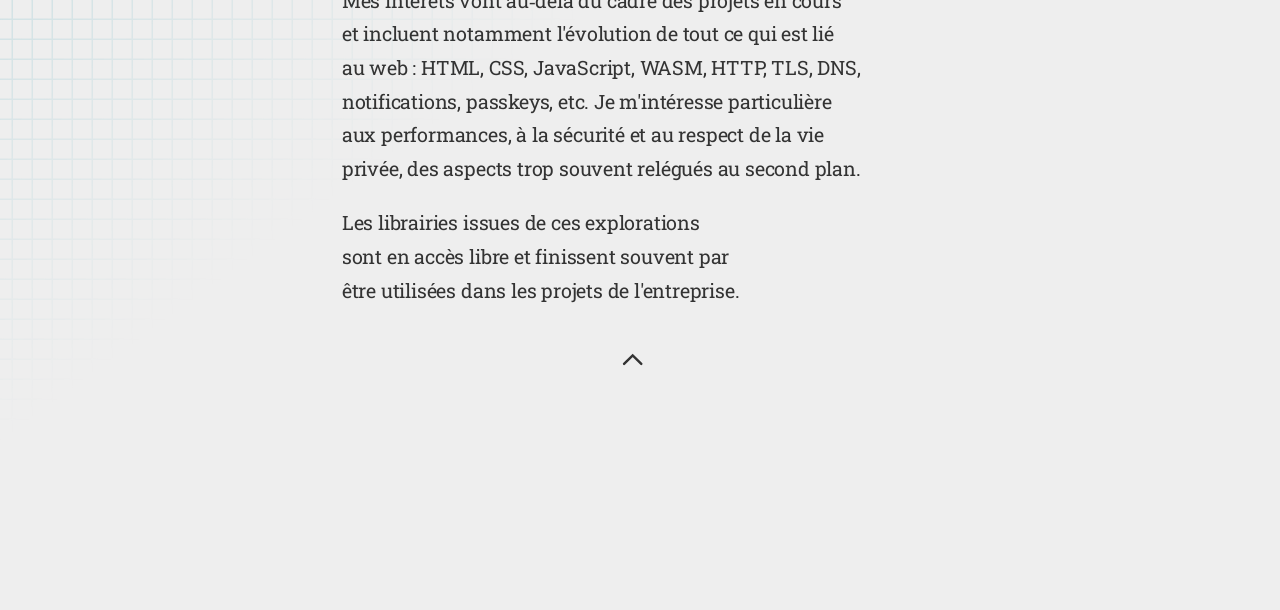
<file: fr/cv.html>
<!DOCTYPE html>
<html lang="fr">
<head>
<meta charset="UTF-8">
<title>Resumé</title>
<meta name="theme-color" content="#d42">
<meta name="description" content="Le CV de Jerome"/>
<meta name="viewport" content="width=device-width, initial-scale=1.0">
<link rel="icon" href="/favicon.ico" sizes="16x16">
<link rel="icon" href="/favicon.png" sizes="32x32" type="image/png">
<link rel="apple-touch-icon" href="/apple.png">
<link rel="manifest" href="/manifest.json">
<link rel="canonical" href="https://about.programingjd.me/en/resume">
<link rel="alternate" href="https://about.programingjd.me/en/resume" hreflang="x-default">
<link rel="alternate" href="https://about.programingjd.me/en/resume" hreflang="en">
<link rel="alternate" href="https://about.programingjd.me/fr/cv" hreflang="fr">
<link rel="stylesheet" href="/roboto-slab.css">
<style>
html{
  --foreground-color:light-dark(#333,#d1cfc0);
  --background-color:light-dark(#eee,#222);
  --link-color:light-dark(#08f,#0f68b8);
  --accent-color:#d42;
  --font-weight-adjustment:0;
  --grid1:light-dark(#c04f3d,#5085a5);
  --grid2:light-dark(#ca822f,#ed4628);
  --grid3:light-dark(#d4a293,#f8e572);
  --grid4:light-dark(#8aa95d,#1c705a);
  --grid5:light-dark(#0a8ea5,#c97dff);
  --grid-stroke-width:2;
  color-scheme:dark light only;
  accent-color:var(--accent-color);
  width:100%;height:100%;
  font:calc(400 + var(--font-weight-adjustment)) clamp(10pt,.5rem + .8vmin + .35vmax, 24pt)/1.35 sans-serif;
  background:var(--background-color);
  color:var(--foreground-color);
  :where(*){outline-color:var(--accent-color)}
  scrollbar-gutter:stable;
  @media(prefers-reduced-motion: no-preference){
    scroll-behavior:smooth;
  }
}
:where(*){margin:0;padding:0;box-sizing:border-box}
.custom-font{position:relative}
:where(.custom-font)::after{
  content:'';
  pointer-events:none;
  position:absolute;
  inset:0;
  background:var(--background-color);
  opacity:1;
}
@media not (prefers-reduced-motion:reduce){
  .custom-font:after{transition:opacity 600ms ease-in}
}
body{
  min-height:100%;
  display:grid;grid-template-rows:1fr;gap:1em;place-content:center;
}
a{color:inherit}
a:hover{color:var(--link-color)}
header{
  position:absolute;
  top:0;left:0;right:0;
  padding:4px;
  display:grid;
  justify-content:space-between;
  align-items:center;
  grid-template-columns:repeat(2,min-content);
  gap:1em;
  a.language{
    display:grid;
    place-self:stretch;
    place-items:center;
    font-size:1.25em;
    min-width:2.5em;
    &:not(:hover){text-decoration:none}
  }
  div{
    position:relative;
    display:grid;
    place-items:center;
    &:hover{color:var(--link-color)}
    input.color-scheme{
      position:absolute;
      inset:0;
      appearance:none;margin:0;padding:0;
      cursor:pointer;
      &~svg{
        display:none;
        padding:.5em;
        width:2em;height:2em;
        path{fill:currentColor}
      }
    }
  }
}
main{
  display:grid;
  place-items:center;
  grid-auto-rows:auto;
  gap:2em;
  section{
    position:relative;
    display:flex;
    flex-direction:column;
    justify-content:center;
    min-height:100dvh;
    padding:2rem;
    max-width:60ch;
    font:calc(300 + var(--font-weight-adjustment,0)) 1em __roboto-slab__;font-stretch:100%;
    letter-spacing:-.01em;
    line-height:calc(1.25em + 1vh);
    text-wrap:balance;
    outline:none;
    p{
      display:grid;
      align-items:center;
      padding:.5em 0;
      flex:1 1 auto;
    }
    a:first-of-type,a:last-of-type{
      flex:3 3 auto;
      display:grid;
      place-items:center;
      padding:1em;
      svg{width:2em;height:2em;stroke-linecap:round}
      outline:none;
      &:focus-visible svg{color:var(--accent-color)}
      &:is(:hover,:focus-visible) svg{stroke-width:.067em;stroke-color:currentColor}
    }
    &>svg[preserveAspectRatio="none"]{
      position:absolute;
      width:100dvw;height:calc(100% + 2em);
      left:calc(50% - 50dvw);top:-1em;
      opacity:.25;
      pointer-events:none;
    }
  }
}
@media(prefers-color-scheme:light){
  :root{
    color-scheme:light only;
    --font-weight-adjustment:100;
    --grid-stroke-width:3;
    &:has(header input:checked){
      color-scheme:dark only;
      --font-weight-adjustment:0;
      --grid-stroke-width:2;
    }
    header input.color-scheme{
      &~svg.light{display:block}
      &~svg.dark{display:none}
      &:checked{
        &~svg.light{display:none}
        &~svg.dark{display:block}
      }
    }
  }
}
@media(prefers-color-scheme:dark){
  :root{
    color-scheme:dark only;
    --font-weight-adjustment:0;
    --grid-stroke-width:2;
    &:has(header input:checked){
      color-scheme:light only;
      --font-weight-adjustment:100;
      --grid-stroke-width:3;
    }
    header input.color-scheme{
      &~svg.light{display:none}
      &~svg.dark{display:block}
      &:checked{
        &~svg.light{display:block}
        &~svg.dark{display:none}
      }
    }
  }
}
</style>
</head>
<body class="custom-font">
<header>
  <a class="language" role="button" href="/en/resume"
     aria-label="Passer du français à l'anglais&#xa;Switch from french to english"
     title="Passer du français à l'anglais&#xa;Switch from french to english">fr</a>
  <div>
    <input class="color-scheme" type="checkbox" aria-label="Inverser le mode clair/sombre" title="Inverser le mode clair/sombre">
    <svg aria-hidden="true" class="light" xmlns="http://www.w3.org/2000/svg" viewBox="0 0 256 256"><path d="M136 16q-1-7-8-8-7 1-8 8v32h16zM54 43l23 23-11 11-23-23a8 8 0 0 1 11-11m-6 77H16q-7 1-8 8 1 7 8 8h32zm-5 82 23-23 11 11-23 23a8 8 0 1 1-11-11m77 6v32q1 7 8 8 7-1 8-8v-32zm82 5-23-23 11-11 23 23a8 8 0 1 1-11 11m6-77h32q7-1 8-8-1-7-8-8h-32zm5-82-23 23-11-11 23-23a8 8 0 1 1 11 11M192 128c0 35-29 64-64 64s-64-29-64-64 29-64 64-64 64 29 64 64"></path></svg>
    <svg aria-hidden="true" class="dark" xmlns="http://www.w3.org/2000/svg" viewBox="0 0 256 256"><path d="M184 160q22 0 40-10l17-8-6 18A112 112 0 1 1 96 21l18-6-8 17Q96 51 96 72c0 49 39 88 88 88"></path></svg>
  </div>
</header>
<main>
  <section id="intro" tabindex="-1" aria-label="Intro">
    <svg aria-hidden="true" xmlns="http://www.w3.org/2000/svg" preserveAspectRatio="none">
      <defs>
        <linearGradient id="fadeIntro" x1="0%" y1="0%" x2="100%" y2="100%">
          <stop offset="0%" stop-color="#fff" stop-opacity="1"/>
          <stop offset="50%" stop-color="#fff" stop-opacity="0"/>
        </linearGradient>
        <mask id="maskIntro">
          <rect width="100%" height="100%" fill="url(#fadeIntro)"/>
        </mask>
      </defs>
      <rect width="100%" height="100%" fill="url(#grid1)" mask="url(#maskIntro)"/>
    </svg>
    <a href="#" aria-label="Début">
      <svg aria-hidden="true" xmlns="http://www.w3.org/2000/svg" viewBox="0 0 16 16"><use href="#prev"/></svg>
    </a>
    <p>J'ai de nombreux centres d'intérêt, mais deux grandes passions ont déterminé mon parcours :
    l'escalade et l'informatique (plus particulièrement la programmation).</p>
    <p>De ces passions découle une volonté constante d'apprendre et de progresser,
    mais également de partager et de transmettre ce qui me plaît tant dans ces activités.</p>
    <p>Je suis bénévole comme coach d'escalade et ouvreur (création de voies)
    depuis mes premières années de pratique. J'enseigne la sécurité et la technique (gestuelle)
    aux grimpeurs de tous niveaux.</p>
    <p>Ma passion pour le code s'exprime dans mon travail de développeur,
    où j'échange constamment mes idées, mes connaissances et mon enthousiasme avec mes collègues.</p>
    <p>Je publie aussi tous mes projets personnels en open source pour que d'autres puissent
    en bénéficier.</p>
    <a href="#studies" aria-label="Section suivante: Etudes">
      <svg aria-hidden="true" xmlns="http://www.w3.org/2000/svg" viewBox="0 0 16 16"><use href="#next"/></svg>
    </a>
  </section>
  <section id="studies" tabindex="-1" aria-label="Etudes">
    <svg aria-hidden="true" xmlns="http://www.w3.org/2000/svg" preserveAspectRatio="none">
      <defs>
        <linearGradient id="fadeStudies" x1="100%" y1="100%" x2="0%" y2="0%">
          <stop offset="0%" stop-color="#fff" stop-opacity="1"/>
          <stop offset="50%" stop-color="#fff" stop-opacity="0"/>
        </linearGradient>
        <mask id="maskStudies">
          <rect width="100%" height="100%" fill="url(#fadeStudies)"/>
        </mask>
      </defs>
      <rect width="100%" height="100%" fill="url(#grid2)" mask="url(#maskStudies)"/>
    </svg>
    <a href="#intro" aria-label="Section précédente: Intro">
      <svg aria-hidden="true" xmlns="http://www.w3.org/2000/svg" viewBox="0 0 16 16"><use href="#prev"/></svg>
    </a>
    <p>Mes études ont été une conséquence directe de mes passions.</p>
    <p>Comme je codais déjà, j'ai préféré m'orienter vers des études scientifiques
    dans un domaine adjacent à l'informatique.
    Je voulais des bases solides en sciences pour pouvoir travailler sur des problèmes
    de sciences appliquées, qui reposent désormais largement sur le code.</p>
    <p>En tant que grimpeur, j'ai naturellement été attiré par la géologie.
    J'ai choisi l'École Nationale Supérieure de Géologie, dont je suis sorti
    avec une spécialisation en R&D pétrolière.</p>
    <p>En dernière année, j'ai eu l'opportunité de travailler au laboratoire de recherche
    avec lr Prof. Mallet sur le développement du logiciel de modélisation GOCAD.
    Je me suis concentré sur l'implémentation de son algorithme DSI
    pour le lissage contraint des limites de couches maillées et des failles.</p>
    <a href="#houston" aria-label="Section suivante: Travail à Houston">
      <svg aria-hidden="true" xmlns="http://www.w3.org/2000/svg" viewBox="0 0 16 16"><use href="#next"/></svg>
    </a>
  </section>
  <section id="houston" tabindex="-1" aria-label="Travail à Houston">
    <svg aria-hidden="true" xmlns="http://www.w3.org/2000/svg" preserveAspectRatio="none">
      <defs>
        <linearGradient id="fadeHouston" x1="100%" y1="0%" x2="0%" y2="100%">
          <stop offset="0%" stop-color="#fff" stop-opacity="1"/>
          <stop offset="50%" stop-color="#fff" stop-opacity="0"/>
        </linearGradient>
        <mask id="maskHouston">
          <rect width="100%" height="100%" fill="url(#fadeHouston)"/>
        </mask>
      </defs>
      <rect width="100%" height="100%" fill="url(#grid2)" mask="url(#maskHouston)"/>
    </svg>
    <a href="#studies" aria-label="Section précédente: Etudes">
      <svg aria-hidden="true" xmlns="http://www.w3.org/2000/svg" viewBox="0 0 16 16"><use href="#prev"/></svg>
    </a>
    <p>Grâce à ce travail sur GOCAD, j'ai obtenu un poste à Landmark Graphics (Halliburton)
    à Houston, principal centre de R&D du secteur pétrolier.
    C'était mon premier choix, car Landmark développait les logiciels les plus innovants
    utilisés par les géants de l'industrie.</p>
    <p>J'y ai passé douze ans, d'abord sur l'intégration des fonctionnalités de GOCAD,
    puis rapidement sur des composants essentiels de la plateforme DecisionSpace.</p>
    <p>J'ai intégré une petite équipe pour développer l'ensemble de la solution DMS
    (DecisionSpace Uncertainty Management Solution).
    Elle gérait les incertitudes sur les paramètres géologiques du réservoir,
    avec des simulations stochastiques pour mesurer leur impact.
    Un history matching utilisant un apprentissage automatique (IA) permettait la validation
    du modèle et d'améliorer ses prédictions.
    Le modèle était ensuite utilisé pour déterminer les stratégies de forage,
    optimiser les pipelines et le développement du champ en général.</p>
    <a href="#uncopt" aria-label="Section suivante: Auto Entrepreneur">
      <svg aria-hidden="true" xmlns="http://www.w3.org/2000/svg" viewBox="0 0 16 16"><use href="#next"/></svg>
    </a>
  </section>
  <section id="uncopt" tabindex="-1" aria-label="Auto Entrepreneur">
    <svg aria-hidden="true" xmlns="http://www.w3.org/2000/svg" preserveAspectRatio="none">
      <defs>
        <linearGradient id="fadeUncopt" x1="0%" y1="100%" x2="100%" y2="0%">
          <stop offset="0%" stop-color="#fff" stop-opacity="1"/>
          <stop offset="50%" stop-color="#fff" stop-opacity="0"/>
        </linearGradient>
        <mask id="maskUncopt">
          <rect width="100%" height="100%" fill="url(#fadeUncopt)"/>
        </mask>
      </defs>
      <rect width="100%" height="100%" fill="url(#grid3)" mask="url(#maskUncopt)"/>
    </svg>
    <a href="#houston" aria-label="Section précédente: Travail à Houston">
      <svg aria-hidden="true" xmlns="http://www.w3.org/2000/svg" viewBox="0 0 16 16"><use href="#prev"/></svg>
    </a>
    <p>Je suis ensuite revenu en France pour des raisons familiales.</p>
    <p>J'ai passé un an à faire du développement Android en tant qu'indépendant.</p>
    <p>Comme je n'étais pas satisfait des explorateurs de fichiers existants,
    j'ai choisi d'en refaire un, avec le support optionnel des accès super‑utilisateur.</p>
    <p>J'ai écrit des versions spécialisées des primitives en C pour gérer
    les operations sur les fichiers inaccessibles depuis le SDK d'Android.</p>
    <p>Pour l'interface, j'ai mis en place une vue à deux volets ajustables et repliables,
    pour faciliter les copies ou déplacements d'un endroit à un autre.</p>
    <p>Enfin, j'ai inclus un système permettant d'ajouter de nouvelles fonctionnalités
    par le biais d'autres applications, que j'ai utilisé pour ajouter
    l'accès aux partages réseau, aux serveurs SFTP et aux services
    de stockage en ligne tels que Google Drive et Dropbox.</p>
    <a href="#mobitour" aria-label="Section suivante: Application Mobitour">
      <svg aria-hidden="true" xmlns="http://www.w3.org/2000/svg" viewBox="0 0 16 16"><use href="#next"/></svg>
    </a>
  </section>
  <section id="mobitour" tabindex="-1" aria-label="Applicaiton Mobitour">
    <svg aria-hidden="true" xmlns="http://www.w3.org/2000/svg" preserveAspectRatio="none">
      <defs>
        <linearGradient id="fadeMobitour" x1="0%" y1="0%" x2="100%" y2="100%">
          <stop offset="0%" stop-color="#fff" stop-opacity="1"/>
          <stop offset="50%" stop-color="#fff" stop-opacity="0"/>
        </linearGradient>
        <mask id="maskMobitour">
          <rect width="100%" height="100%" fill="url(#fadeMobitour)"/>
        </mask>
      </defs>
      <rect width="100%" height="100%" fill="url(#grid3)" mask="url(#maskMobitour)"/>
    </svg>
    <a href="#uncopt" aria-label="Section précédente: Travail à Houston">
      <svg aria-hidden="true" xmlns="http://www.w3.org/2000/svg" viewBox="0 0 16 16"><use href="#prev"/></svg>
    </a>
    <p>Une fois ce projet terminé, j'ai rejoint Raccourci, un leader du tourisme en France,
    comme leur seul développeur Android.</p>
    <p>J'ai mis en place une architecture modulaire permettant de gérer des centaines de variantes
    d'applications régionales, avec un noyau commun et des extensions propres à chacune d'elles.</p>
    <p>Les fonctionnalités communes incluaient entre autres : une vue en réalité augmentée,
    des cartes personnalisées, le téléchargement hors‑ligne de cartes et données, des itinéraires multi‑étapes,
    le dépôt et la consultation d'avis textes et audio, ainsi que le déclenchement automatique de contenus
    texte ou audio en fonction de la position GPS ou de la proximité de balises NFC ou BLE.</p>
    <a href="#elastic" aria-label="Section suivante: Elasticsearch">
      <svg aria-hidden="true" xmlns="http://www.w3.org/2000/svg" viewBox="0 0 16 16"><use href="#next"/></svg>
    </a>
  </section>
  <section id="elastic" tabindex="-1" aria-label="Elasticsearch">
    <svg aria-hidden="true" xmlns="http://www.w3.org/2000/svg" preserveAspectRatio="none">
      <defs>
        <linearGradient id="fadeElastic" x1="100%" y1="100%" x2="0%" y2="0%">
          <stop offset="0%" stop-color="#fff" stop-opacity="1"/>
          <stop offset="50%" stop-color="#fff" stop-opacity="0"/>
        </linearGradient>
        <mask id="maskElastic">
          <rect width="100%" height="100%" fill="url(#fadeElastic)"/>
        </mask>
      </defs>
      <rect width="100%" height="100%" fill="url(#grid4)" mask="url(#maskElastic)"/>
    </svg>
    <a href="#mobitour" aria-label="Section précédente: Application Mobitour">
      <svg aria-hidden="true" xmlns="http://www.w3.org/2000/svg" viewBox="0 0 16 16"><use href="#prev"/></svg>
    </a>
    <p>Une fois les applications mobiles stables et matures, je me suis tourné vers le backend pour
    lever les limites de l'architecture du moteur de facettes basé sur Elasticsearch.</p>
    <p>Pour répondre à l'évolution rapide du volume de données, j'ai remplacé progressivement la
    solution existante en implémentant les logiques spécifiques sous forme de plugins natifs.</p>
    <p>Ces améliorations ont permis d'étendre l'usage du moteur à l'ensemble des sites internet
    de destination de Raccourci, certains à forte visibilité et à fort trafic.</p>
    <p>Sa flexibilité a également rendu possible une personnalisation avancée pour chaque site,
    ainsi que l'ajout de facettes et de tris complexes spécifiques au domaine,
    qui n'étaient pas possibles avec l'ancien système.</p>
    <p></p>
    <a href="#fairguest" aria-label="Section suivante: Fairguest">
      <svg aria-hidden="true" xmlns="http://www.w3.org/2000/svg" viewBox="0 0 16 16"><use href="#next"/></svg>
    </a>
  </section>
  <section id="fairguest" tabindex="-1" aria-label="Fairguest">
    <svg aria-hidden="true" xmlns="http://www.w3.org/2000/svg" preserveAspectRatio="none">
      <defs>
        <linearGradient id="fadeFairguest" x1="100%" y1="0%" x2="0%" y2="100%">
          <stop offset="0%" stop-color="#fff" stop-opacity="1"/>
          <stop offset="50%" stop-color="#fff" stop-opacity="0"/>
        </linearGradient>
        <mask id="maskFairguest">
          <rect width="100%" height="100%" fill="url(#fadeFairguest)"/>
        </mask>
      </defs>
      <rect width="100%" height="100%" fill="url(#grid4)" mask="url(#maskFairguest)"/>
    </svg>
    <svg aria-hidden="true" xmlns="http://www.w3.org/2000/svg" preserveAspectRatio="none">
      <defs>
        <linearGradient id="fadeFairguest" x1="100%" y1="0%" x2="0%" y2="100%">
          <stop offset="0%" stop-color="#fff" stop-opacity="1"/>
          <stop offset="50%" stop-color="#fff" stop-opacity="0"/>
        </linearGradient>
        <mask id="maskFairguest">
          <rect width="100%" height="100%" fill="url(#fadeFairguest)"/>
        </mask>
      </defs>
      <rect width="100%" height="100%" fill="url(#grid4)" mask="url(#maskFairguest)"/>
    </svg>
    <a href="#elastic" aria-label="Section précédente: Elasticsearch">
      <svg aria-hidden="true" xmlns="http://www.w3.org/2000/svg" viewBox="0 0 16 16"><use href="#prev"/></svg>
    </a>
    <p>J'ai ensuite appliqué cette nouvelle architecture de données à un projet de R&D
    visant à analyser la réputation en ligne à différentes échelles, du niveau local
    jusqu'à l'échelle nationale.</p>
    <p>Il a fallu adapter le moteur de facettes et l'étendre afin de permettre la création
    de tableaux de bord configurables agrégeant un ensemble complet d'indicateurs.</p>
    <p>Le projet a soulevé des problématiques de traitement et d'orchestration
    de données à grande échelle. J'ai également dû concevoir des solutions économiques pour
    contourner le fingerprinting et autres techniques de blocage.</p>
    <p>J'ai pris en charge la totalité du backend et mené le projet en production.
    Il est depuis devenu une source de revenus conséquente, permettant de financer
    de nouveaux projets de R&D.</p>
    <a href="#tmaps" aria-label="Section suivante: TouristicMaps">
      <svg aria-hidden="true" xmlns="http://www.w3.org/2000/svg" viewBox="0 0 16 16"><use href="#next"/></svg>
    </a>
  </section>
  <section id="tmaps" tabindex="-1" aria-label="TouristicMaps">
    <svg aria-hidden="true" xmlns="http://www.w3.org/2000/svg" preserveAspectRatio="none">
      <defs>
        <linearGradient id="fadeTmaps" x1="0%" y1="100%" x2="100%" y2="0%">
          <stop offset="0%" stop-color="#fff" stop-opacity="1"/>
          <stop offset="50%" stop-color="#fff" stop-opacity="0"/>
        </linearGradient>
        <mask id="maskTmaps">
          <rect width="100%" height="100%" fill="url(#fadeTmaps)"/>
        </mask>
      </defs>
      <rect width="100%" height="100%" fill="url(#grid5)" mask="url(#maskTmaps)"/>
    </svg>
    <a href="#fairguest" aria-label="Section précédente: Fairguest">
      <svg aria-hidden="true" xmlns="http://www.w3.org/2000/svg" viewBox="0 0 16 16"><use href="#prev"/></svg>
    </a>
    <p>Un autre projet que j'ai mené seul est une solution cartographique complète,
    couvrant tout le globe, destinée à remplacer Google&nbsp;Maps sur les produits et sites de l'entreprise.</p>
    <p>La première étape fut l'optimisation de la génération de tuiles vectorielles 3D (et de leur contenu),
    à partir de données libres d'accès : OpenStreetMap et les GeoTIFF ASTER GDEM V3.</p>
    <p>Au niveau serveur, une optimisation de la mémoire et un cache exploitant la redondance des tuiles
    ont permis une réduction drastique des coûts.</p>
    <p>Pour optimiser le front-end, un fork de MapLibre distribué en Web Component a été nécessaire, ainsi qu'une
    implementation en WebAssembly du clustering des marqueurs, afin d'améliorer la répartition des clusters.</p>
    <p>La production actuelle (plus de cent millions de vues par mois) est assurée par un seul serveur,
    avec une utilisation CPU minimale et moins de 64Go de RAM.</p>
    <p></p>
    <a href="#projects" tabindex="-1" aria-label="Section suivante: Projets persos">
      <svg aria-hidden="true" xmlns="http://www.w3.org/2000/svg" viewBox="0 0 16 16"><use href="#next"/></svg>
    </a>
  </section>
  <section id="projects" tabindex="-1" aria-label="Projets persos">
    <svg aria-hidden="true" xmlns="http://www.w3.org/2000/svg" preserveAspectRatio="none">
      <defs>
        <linearGradient id="fadeProjects" x1="0%" y1="0%" x2="100%" y2="100%">
          <stop offset="0%" stop-color="#fff" stop-opacity="1"/>
          <stop offset="50%" stop-color="#fff" stop-opacity="0"/>
        </linearGradient>
        <mask id="maskProjects">
          <rect width="100%" height="100%" fill="url(#fadeProjects)"/>
        </mask>
      </defs>
      <rect width="100%" height="100%" fill="url(#grid5)" mask="url(#maskProjects)"/>
    </svg>
    <a href="#tmaps" aria-label="Section précédente: TouristicMaps">
      <svg aria-hidden="true" xmlns="http://www.w3.org/2000/svg" viewBox="0 0 16 16"><use href="#prev"/></svg>
    </a>
    <p>Peu après mon arrivée chez Raccourci, j'ai voulu plus de temps pour l'exploration d'autres sujets
    et technologies, à laquelle je consacrais déjà une bonne partie de mon temps libre.
    J'ai donc demandé (et obtenu) le passage à une semaine de travail de 4 jours.</p>
    <p>Ce temps supplémentaire me permet de pousser mes expérimentations jusqu'à publier des librairies open‑source
    abouties plutôt que d'en rester à des prototypes.</p>
    <p>Mes intérêts vont au‑delà du cadre des projets en cours et incluent notamment l'évolution
    de tout ce qui est lié au web : HTML, CSS, JavaScript, WASM, HTTP, TLS, DNS, notifications, passkeys, etc.
    Je m'intéresse particulière aux performances, à la sécurité et au respect de la vie privée,
    des aspects trop souvent relégués au second plan.</p>
    <p>Les librairies issues de ces explorations sont en accès libre et finissent souvent par être utilisées
    dans les projets de l'entreprise.</p>
    <a href="#" aria-label="Début">
      <svg aria-hidden="true" xmlns="http://www.w3.org/2000/svg" viewBox="0 0 16 16"><use href="#prev"/></svg>
    </a>
  </section>
</main>
<svg id="symbols" xmlns="http://www.w3.org/2000/svg">
  <defs>
    <symbol id="next" viewBox="0 0 16 16">
      <path stroke="currentColor" fill="none" d="M11.5 6.25L8 9.75L4.5 6.25"/>
    </symbol>
    <symbol id="prev" viewBox="0 0 16 16">
      <use href="#next" transform="rotate(180 8 8)"/>
    </symbol>
    <pattern id="grid" width="20" height="20" patternUnits="userSpaceOnUse">
      <path d="M20 0V20M0 20H20" stroke="currentColor" stroke-width="var(--grid-stroke-width,2)"/>
    </pattern>
    <pattern id="grid1" width="20" height="20" patternUnits="userSpaceOnUse">
      <path d="M20 0V20M0 20H20" stroke="var(--grid1,currentColor)" stroke-width="var(--grid-stroke-width,2)"/>
    </pattern>
    <pattern id="grid2" width="20" height="20" patternUnits="userSpaceOnUse">
      <path d="M20 0V20M0 20H20" stroke="var(--grid2,currentColor)" stroke-width="var(--grid-stroke-width,2)"/>
    </pattern>
    <pattern id="grid3" width="20" height="20" patternUnits="userSpaceOnUse">
      <path d="M20 0V20M0 20H20" stroke="var(--grid3,currentColor)" stroke-width="var(--grid-stroke-width,2)"/>
    </pattern>
    <pattern id="grid4" width="20" height="20" patternUnits="userSpaceOnUse">
      <path d="M20 0V20M0 20H20" stroke="var(--grid4,currentColor)" stroke-width="var(--grid-stroke-width,2)"/>
    </pattern>
    <pattern id="grid5" width="20" height="20" patternUnits="userSpaceOnUse">
      <path d="M20 0V20M0 20H20" stroke="var(--grid5,currentColor)" stroke-width="var(--grid-stroke-width,2)"/>
    </pattern>
  </defs>
</svg>
<script type="module">
const colorSchemeOverride=localStorage.getItem('color-scheme');
if(colorSchemeOverride&&!window.matchMedia(`(prefers-color-scheme: ${colorSchemeOverride})`).matches){
  document.querySelectorAll('.color-scheme').forEach(el=>el.checked=true);
}
document.querySelectorAll('.color-scheme').forEach(el=>{
  el.addEventListener('change',_=>{
    if(el.checked){
      localStorage.setItem('color-scheme',window.matchMedia('(prefers-color-scheme: light)').matches?'dark':'light');
    }else{
      localStorage.removeItem('color-scheme');
    }
  });
});
const langs=['en','fr'];
const langOverride=localStorage.getItem('lang');
const defaultLang=navigator.languages.map(it=>it.replace(/^([^-]+).*$/,'$1')).find(it=>langs.includes(it))??'en';
if(langOverride&&langOverride!==defaultLang) localStorage.removeItem('lang');
document.querySelectorAll('.language').forEach(el=>{
  el.addEventListener('click',e=>{
    e.preventDefault();
    if(defaultLang==='fr') localStorage.setItem('lang','en');
    else localStorage.removeItem('lang');
    location.href='/resume';
  });
});
</script>
</body>
</html>
</file>
<file: style.css>
@font-face{
  font-family:"__merriweather__";
  src:url("[data-uri]") format("woff2");
  font-weight:300 900;
  font-stretch:87% 112%;
}
@font-face{
  font-family:"__merriweather-ital__";
  src:url("[data-uri]") format("woff2");
  font-weight:300 900;
  font-stretch:87% 112%;
}
@font-face{
  font-family:"__ebgaramond__";
  src:url("[data-uri]") format("woff2");
  font-weight:400 800;
}
.custom-font::after{opacity:0}
</file>
<file: roboto-slab.css>
@font-face{
  font-family:"__roboto-slab__";
  src:url([data-uri]) format('woff2');
  font-weight:100 900;
}
.custom-font::after{opacity:0}
</file>
